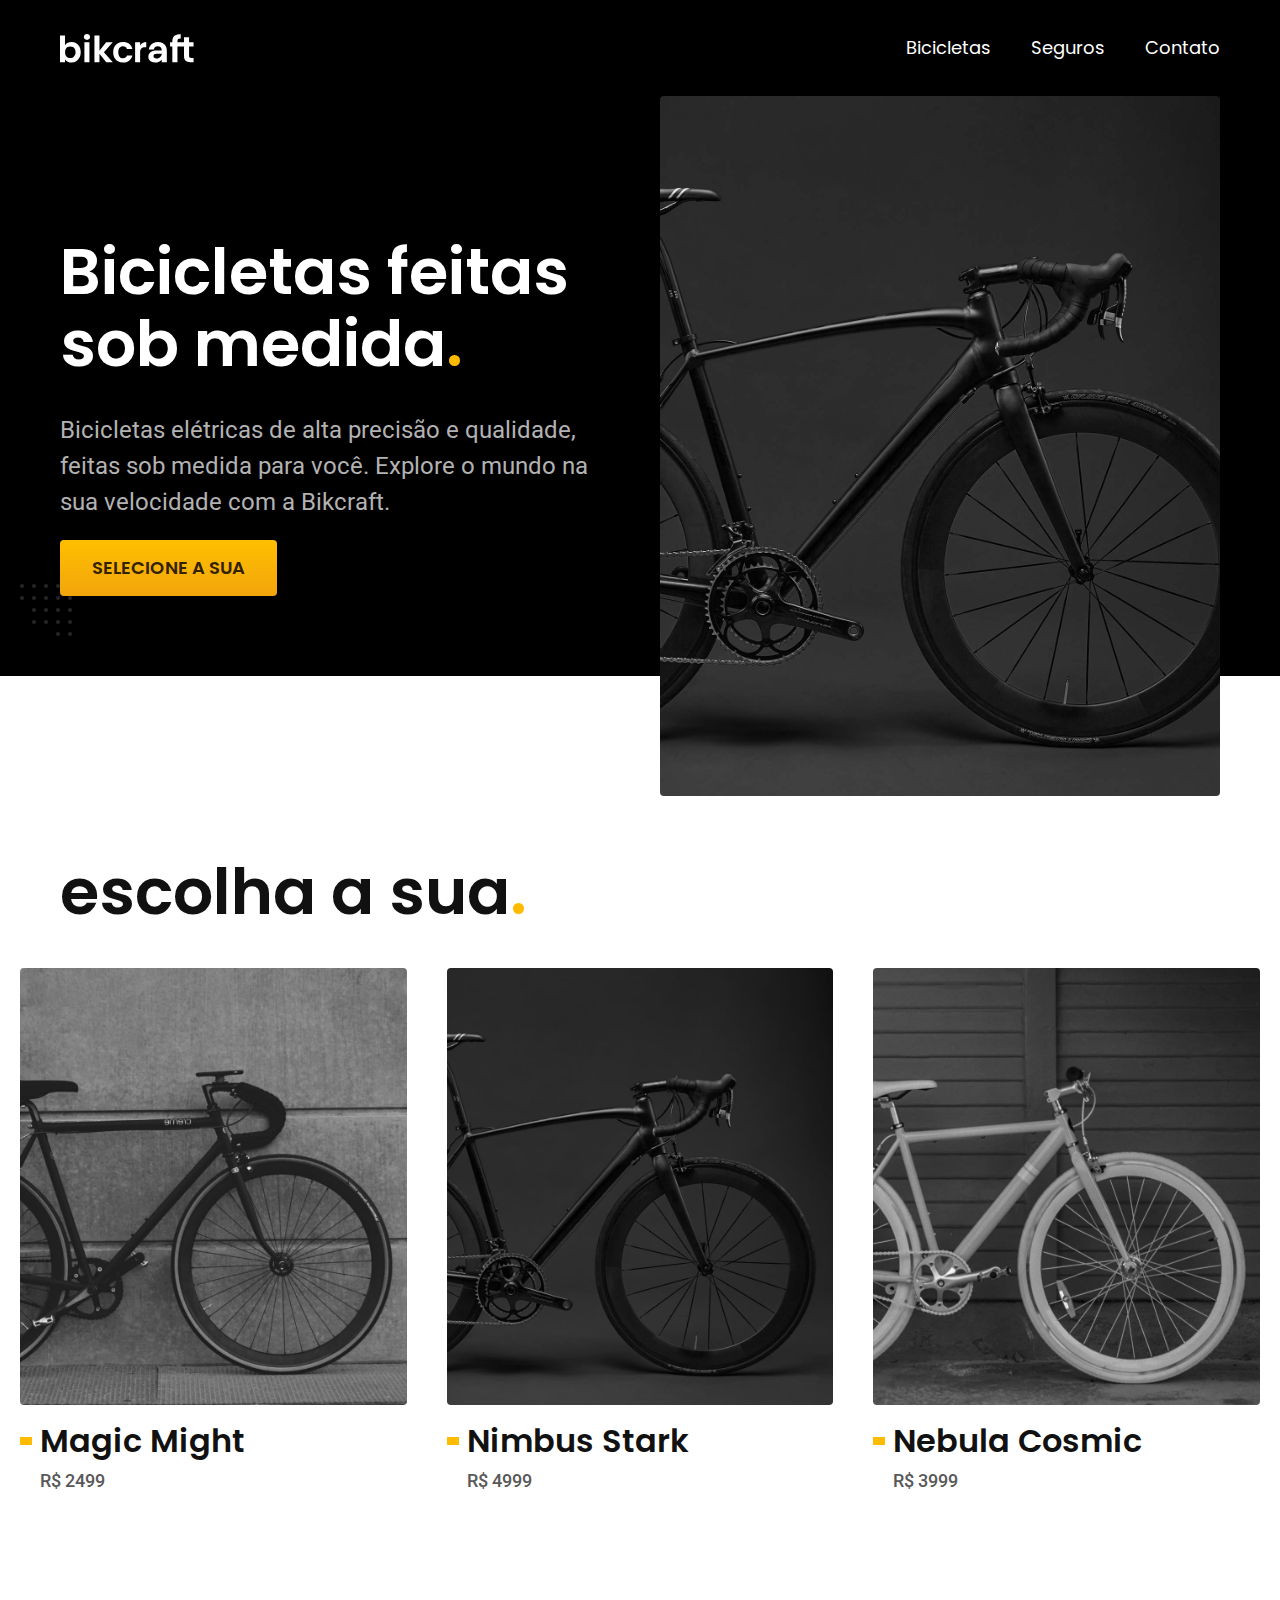
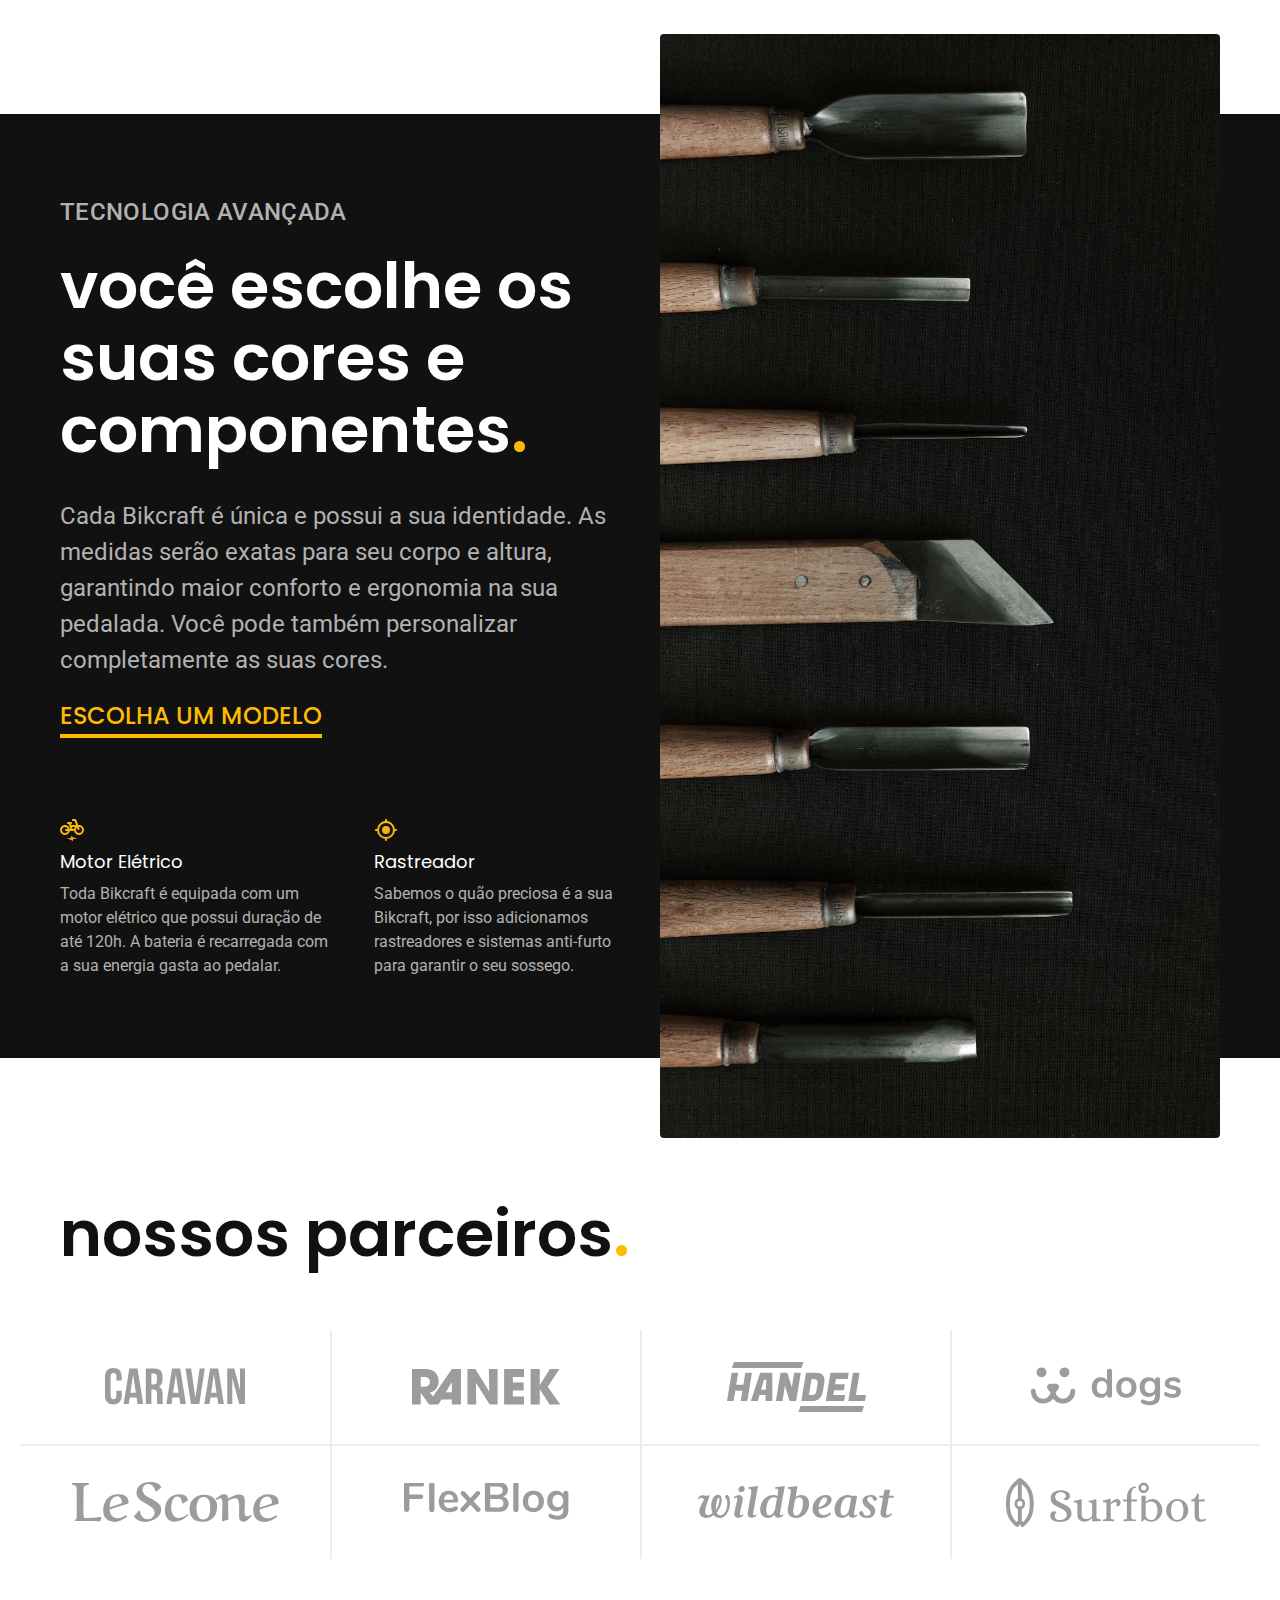
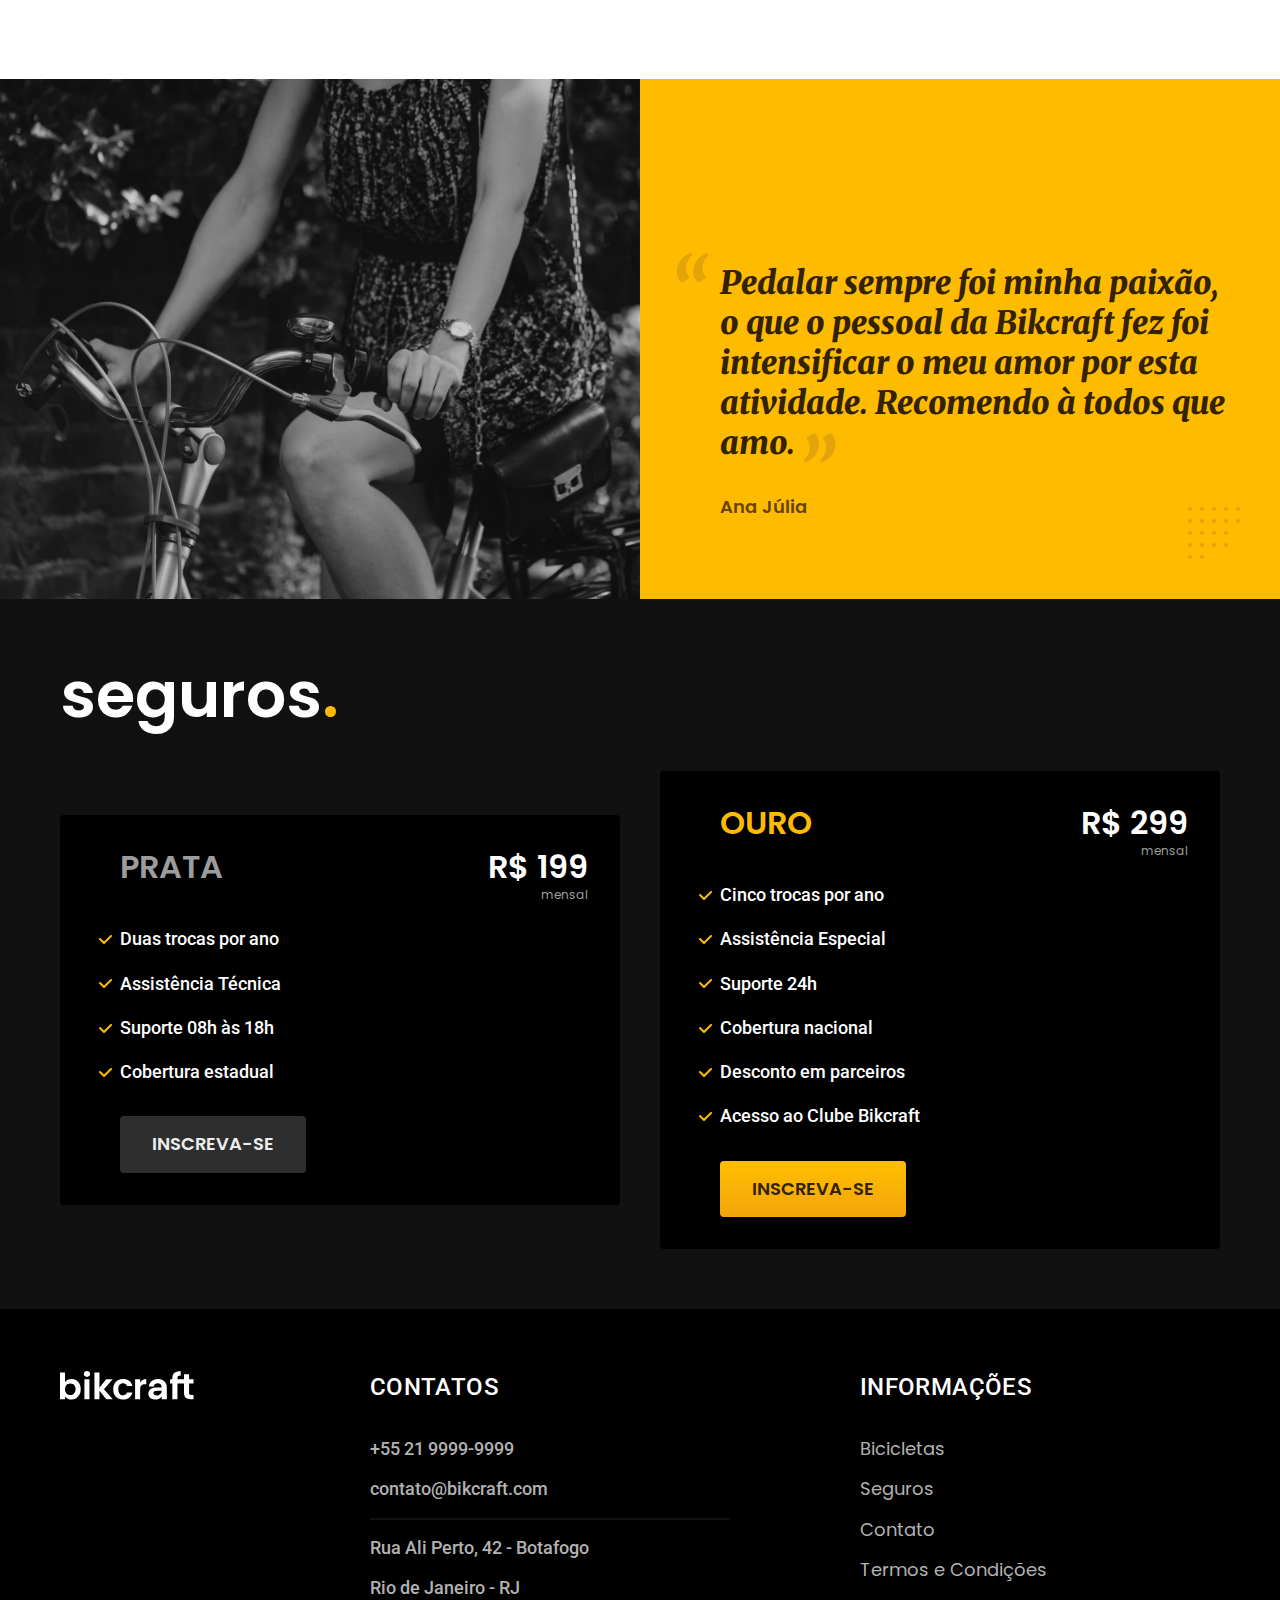
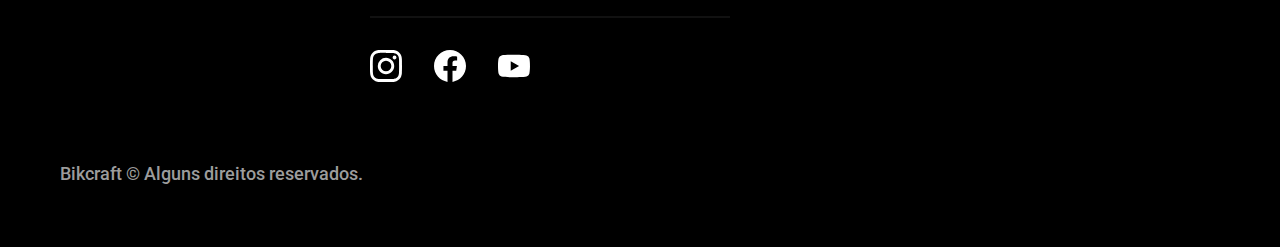
<file: index.html>
<!DOCTYPE html>
<html lang="pt-br">

<head>
  <meta charset="UTF-8">
  <meta name="viewport" content="width=device-width, initial-scale=1.0">

  <title>Bikcraft - Bicicletas Elétricas</title>
  <meta name="description" content="Bicicletas elétricas de alta precisão e qualidade, feitas sob medida para o cliente. Explore o mundo na sua velocidade com a Bikcraft.">

  <link rel="icon" href="./favicon.svg" type="image/svg+xml">
  <link rel="preload" href="./css/style.min.css" as="style">
  <link rel="stylesheet" href="./css/style.min.css">

  <link rel="preconnect" href="https://fonts.googleapis.com">
  <link rel="preconnect" href="https://fonts.gstatic.com" crossorigin>
  <link href="https://fonts.googleapis.com/css2?family=Merriweather:ital,wght@1,900&family=Poppins:wght@400;600&family=Roboto:wght@400;500&display=swap" rel="stylesheet">

  <script>document.documentElement.classList.add("js");</script>
</head>

<body>
  <header class="header-bg">
    <div class="header container">
      <a href="./">
        <img src="./img/bikcraft.svg" width="136" height="32" alt="Bikcraft">
      </a>
      <nav aria-label="primaria">
        <ul class="header-menu font-1-m cor-0">
          <li><a href="./bicicletas.html">Bicicletas</a></li>
          <li><a href="./seguros.html">Seguros</a></li>
          <li><a href="./contato.html">Contato</a></li>
        </ul>
      </nav>
    </div>
  </header>

  <main class="introducao-bg">
    <div class="introducao container">
      <div class="introducao-conteudo">
        <h1 class="font-1-xxl cor-0 fadeInDown" data-anime="200">Bicicletas feitas sob medida<span class="cor-p1">.</span></h1>
        <p class="font-2-l cor-5 fadeInDown" data-anime="400">Bicicletas elétricas de alta precisão e qualidade, feitas sob medida para você. Explore o mundo na sua velocidade com a Bikcraft.</p>
        <a class="botao fadeInDown" data-anime="600" href="./bicicletas.html">Selecione a sua</a>
      </div>
      <picture data-anime="800" class="fadeInDown">
        <source media="(max-width:800px)" srcset="./img/bicicletas/nimbus.jpg">
        <img src="./img/fotos/introducao.jpg" width="1280" height="1600" alt="Bicicleta elétrica preta.">
      </picture>
    </div>
  </main>

  <article class="bicicletas-lista">
    <h2 class="container font-1-xxl">escolha a sua<span class="cor-p1">.</span></h2>

    <ul>
      <li>
        <a href="./bicicletas/magic.html">
          <img src="./img/bicicletas/magic-home.jpg" width="920" height="1040" alt="Bicicleta preta">
          <h3 class="font-1-xl">Magic Might</h3>
          <span class="font-2-m cor-8">R$ 2499</span>
        </a>
      </li>
      <li>
        <a href="./bicicletas/nimbus.html">
          <img src="./img/bicicletas/nimbus-home.jpg" width="920" height="1040" alt="Bicicleta preta">
          <h3 class="font-1-xl">Nimbus Stark</h3>
          <span class="font-2-m cor-8">R$ 4999</span>
        </a>
      </li>
      <li>
        <a href="./bicicletas/nebula.html">
          <img src="./img/bicicletas/nebula-home.jpg" width="920" height="1040" alt="Bicicleta preta">
          <h3 class="font-1-xl">Nebula Cosmic</h3>
          <span class="font-2-m cor-8">R$ 3999</span>
        </a>
      </li>
    </ul>
  </article>

  <article class="tecnologia-bg">
    <div class="tecnologia container">
      <div class="tecnologia-conteudo">
        <span class="font-2-l-b cor-5">Tecnologia Avançada</span>
        <h2 class="font-1-xxl cor-0">você escolhe os suas cores e componentes<span class="cor-p1">.</span></h2>
        <p class="font-2-l cor-5">
          Cada Bikcraft é única e possui a sua identidade. As medidas serão exatas para seu corpo e altura, garantindo maior conforto e ergonomia na sua pedalada. Você pode também personalizar completamente as suas cores.
        </p>
        <a class="link" href="./bicicletas.html">Escolha um modelo</a>
        <div class="tecnologia-vantagens">
          <div>
            <img src="./img/icones/eletrica.svg" width="32" height="32" alt="">
            <h3 class="font-1-m cor-0">Motor Elétrico</h3>
            <p class="font-2-s cor-5">Toda Bikcraft é equipada com um motor elétrico que possui duração de até 120h. A bateria é recarregada com a sua energia gasta ao pedalar.</p>
          </div>
          <div>
            <img src="./img/icones/rastreador.svg" width="32" height="32" alt="">
            <h3 class="font-1-m cor-0">Rastreador</h3>
            <p class="font-2-s cor-5">Sabemos o quão preciosa é a sua Bikcraft, por isso adicionamos rastreadores e sistemas anti-furto para garantir o seu sossego.</p>
          </div>
        </div>
      </div>
      <div class="tecnologia-imagem">
        <img src="./img/fotos/tecnologia.jpg" width="1200" height="1920" alt="">
      </div>
    </div>
  </article>

  <section class="parceiros" aria-label="Nossos Parceiros">
    <h2 class=" container font-1-xxl cor-11">nossos parceiros<span class="cor-p1">.</span></h2>
    <ul>
      <li><img src="./img/parceiros/caravan.svg" width="140" height="38" alt="caravan"></li>
      <li><img src="./img/parceiros/ranek.svg" width="149" height="36" alt="ranek"></li>
      <li><img src="./img/parceiros/handel.svg" width="139" height="50" alt="handel"></li>
      <li><img src="./img/parceiros/dogs.svg" width="152" height="39" alt="dogs"></li>
      <li><img src="./img/parceiros/lescone.svg" width="208" height="41" alt="lescone"></li>
      <li><img src="./img/parceiros/flexblog.svg" width="165" height="38" alt="flexblog"></li>
      <li><img src="./img/parceiros/wildbeast.svg" width="196" height="34" alt="wildbeast"></li>
      <li><img src="./img/parceiros/surfbot.svg" width="200" height="49" alt="surfbot"></li>
    </ul>
  </section>

  <section class="depoimento" aria-label="Depoimento">
    <div>
      <img src="./img/fotos/depoimento.jpg" width="1560" height="1360" alt="Pessoa pedalando uma bicicleta Bikcraft">
    </div>
    <div class="depoimento-conteudo">
      <blockquote class="font-1-xl cor-p5">
        <p>Pedalar sempre foi minha paixão, o que o pessoal da Bikcraft fez foi intensificar o meu amor por esta atividade. Recomendo à todos que amo.</p>
      </blockquote>
      <span class="font-1-m-b cor-p4">Ana Júlia</span>
    </div>
  </section>

  <article class="seguros-bg">
    <div class="seguros container">
      <h2 class="font-1-xxl cor-0">seguros<span class="cor-p1">.</span></h2>
      <div class="seguros-item">
        <h3 class="font-1-xl cor-6">PRATA</h3>
        <span class="font-1-xl cor-0">R$ 199 <span class="font-1-xs cor-6">mensal</span></span>
        <ul class="font-2-m cor-0">
          <li>Duas trocas por ano</li>
          <li>Assistência Técnica</li>
          <li>Suporte 08h às 18h</li>
          <li>Cobertura estadual</li>
        </ul>
        <a class="botao secundario" href="./orcamento.html?tipo=seguro&produto=prata">Inscreva-se</a>
      </div>

      <div class="seguros-item">
        <h3 class="font-1-xl cor-p1">OURO</h3>
        <span class="font-1-xl cor-0">R$ 299 <span class="font-1-xs cor-6">mensal</span></span>
        <ul class="font-2-m cor-0">
          <li>Cinco trocas por ano</li>
          <li>Assistência Especial</li>
          <li>Suporte 24h</li>
          <li>Cobertura nacional</li>
          <li>Desconto em parceiros</li>
          <li>Acesso ao Clube Bikcraft</li>
        </ul>
        <a class="botao" href="./orcamento.html?tipo=seguro&produto=ouro">Inscreva-se</a>
      </div>
    </div>
  </article>

  <footer class="footer-bg">
    <div class="footer container">
      <img src="./img/bikcraft.svg" width="136" height="32" alt="Bikcraft">
      <div class="footer-contato">
        <h3 class="font-2-l-b cor-0">Contatos</h3>
        <ul class="font-2-m cor-5">
          <li><a href="tel:+552199999999">+55 21 9999-9999</a></li>
          <li><a href="mailto:contato@bikcraft.com">contato@bikcraft.com</a></li>
          <li>Rua Ali Perto, 42 - Botafogo</li>
          <li>Rio de Janeiro - RJ</li>
        </ul>
        <div class="footer-redes">
          <a href="./">
            <img src="./img/redes/instagram.svg" width="32" height="32" alt="">
          </a>
          <a href="./">
            <img src="./img/redes/facebook.svg" width="32" height="32" alt="">
          </a>
          <a href="./">
            <img src="./img/redes/youtube.svg" width="32" height="32" alt="">
          </a>
        </div>
      </div>
      <div class="footer-informacoes">
        <h3 class="font-2-l-b cor-0">Informações</h3>
        <nav>
          <ul class="font-1-m cor-5">
            <li><a href="./bicicletas.html">Bicicletas</a></li>
            <li><a href="./seguros.html">Seguros</a></li>
            <li><a href="./contato.html">Contato</a></li>
            <li><a href="./termos.html">Termos e Condições</a></li>
          </ul>
        </nav>
      </div>
      <p class="footer-copy font-2-m cor-6">Bikcraft © Alguns direitos reservados.</p>
    </div>
  </footer>
  <script src="./js/plugins/simple-anime.js"></script>
  <script src="./js/script.js"></script>
</body>

</html>
</file>
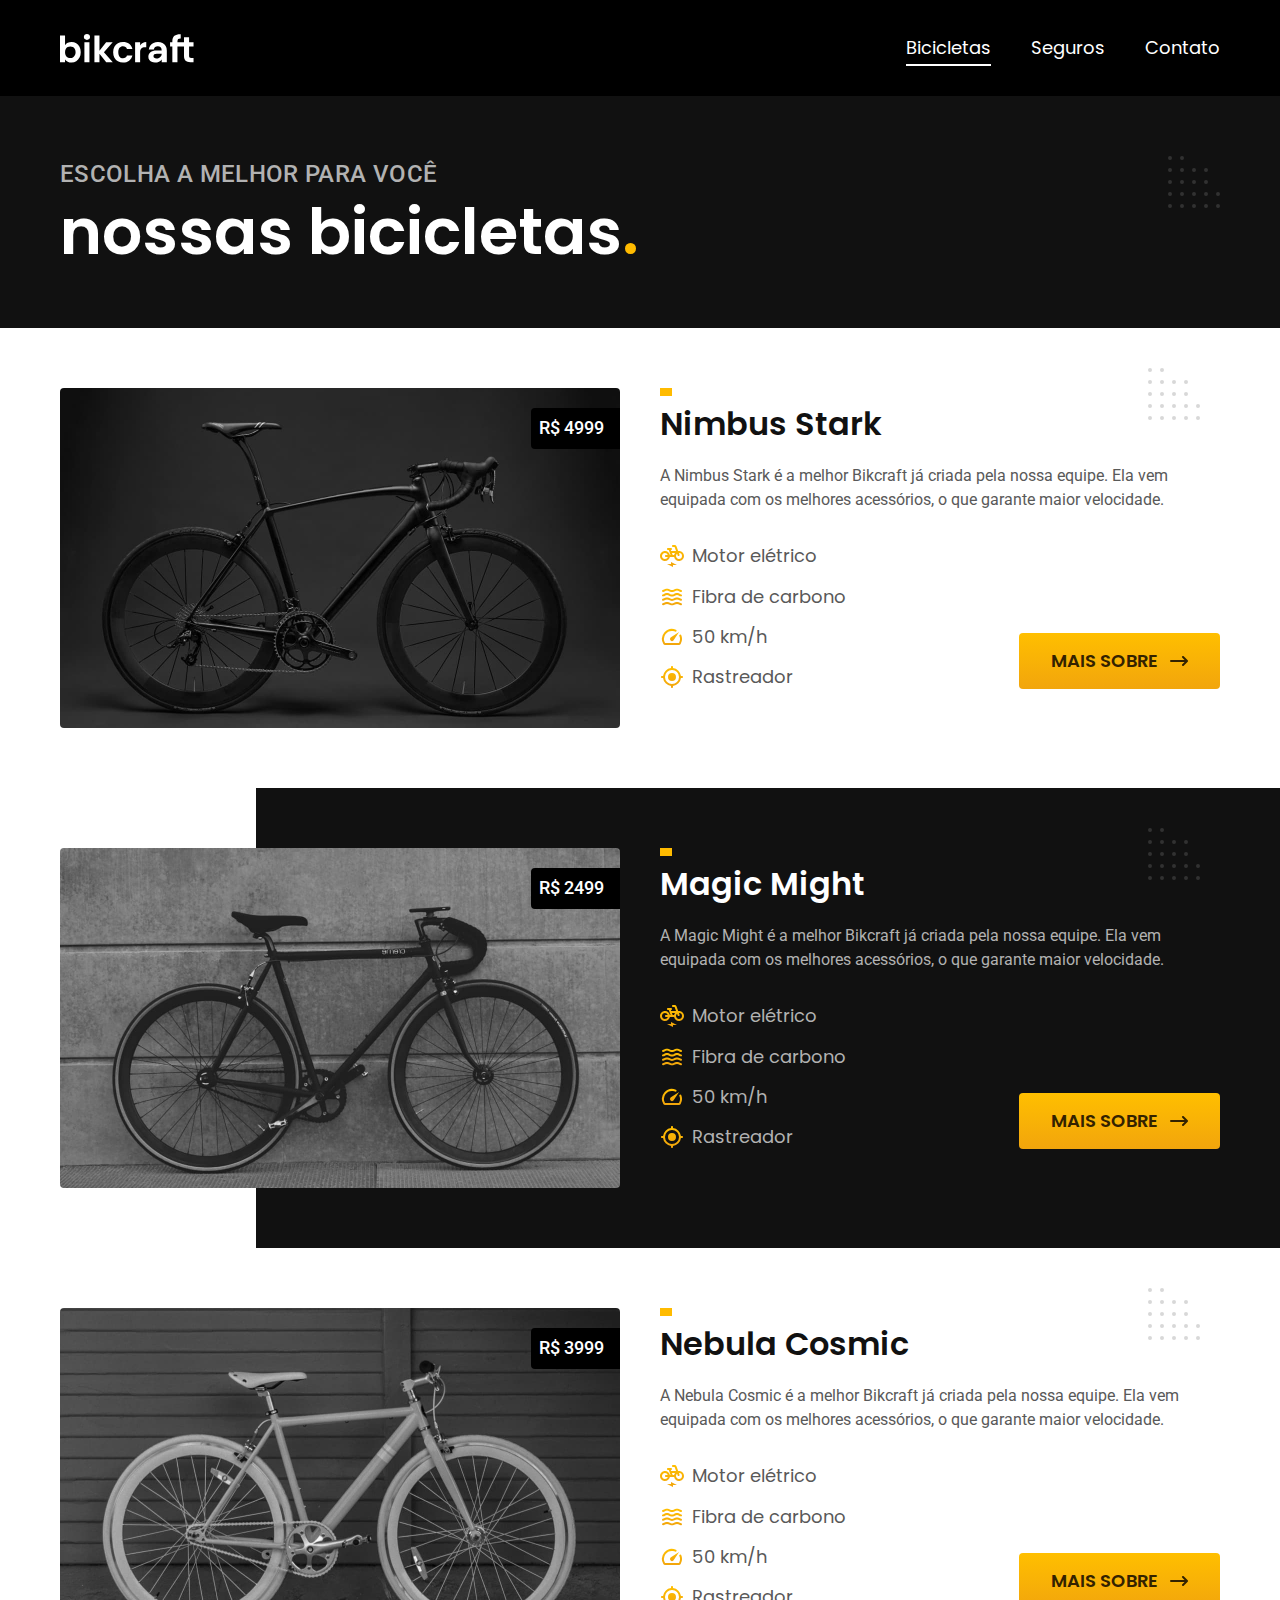
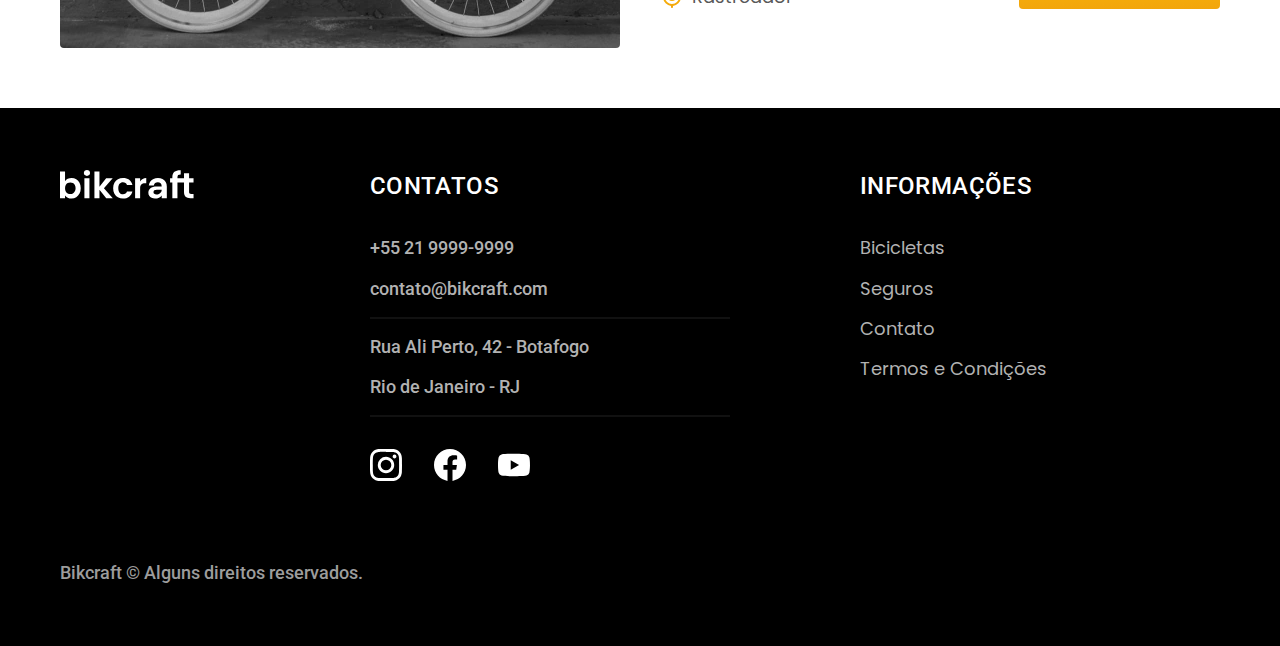
<file: bicicletas.html>
<!DOCTYPE html>
<html lang="pt-br">

<head>
  <meta charset="UTF-8">
  <meta name="viewport" content="width=device-width, initial-scale=1.0">

  <title>Bicicletas | Bikcraft</title>
  <meta name="description" content="Bicicletas.">

  <link rel="icon" href="./favicon.svg" type="image/svg+xml">
  <link rel="preload" href="./css/style.min.css" as="style">
  <link rel="stylesheet" href="./css/style.min.css">

  <link rel="preconnect" href="https://fonts.googleapis.com">
  <link rel="preconnect" href="https://fonts.gstatic.com" crossorigin>
  <link href="https://fonts.googleapis.com/css2?family=Merriweather:ital,wght@1,900&family=Poppins:wght@400;600&family=Roboto:wght@400;500&display=swap" rel="stylesheet">
  <script>document.documentElement.classList.add("js");</script>
</head>

<body id="bicicletas">
  <header class="header-bg">
    <div class="header container">
      <a href="./">
        <img src="./img/bikcraft.svg" width="136" height="32" alt="Bikcraft">
      </a>
      <nav aria-label="primaria">
        <ul class="header-menu font-1-m cor-0">
          <li><a href="./bicicletas.html">Bicicletas</a></li>
          <li><a href="./seguros.html">Seguros</a></li>
          <li><a href="./contato.html">Contato</a></li>
        </ul>
      </nav>
    </div>
  </header>

  <main>
    <div class="titulo-bg">
      <div class="titulo container">
        <p class="font-2-l-b cor-5">Escolha a melhor para você</p>
        <h1 class="font-1-xxl cor-0">nossas bicicletas<span class="cor-p1">.</span></h1>
      </div>
    </div>

    <div class="bicicletas container">
      <div class="bicicletas-imagem">
        <img src="./img/bicicletas/nimbus.jpg" width="1120" height="680" alt="Bicicleta Preta">
        <span class="font-2-m cor-0">R$ 4999</span>
      </div>
      <div class="bicicletas-conteudo">
        <h2 class="font-1-xl">Nimbus Stark</h2>
        <p class="font-2-s cor-8">A Nimbus Stark é a melhor Bikcraft já criada pela nossa equipe. Ela vem equipada com os melhores acessórios, o que garante maior velocidade.</p>
        <ul class="font-1-m cor-8">
          <li>
            <img src="./img/icones/eletrica.svg" width="32" height="32" alt="">
            Motor elétrico
          </li>
          <li>
            <img src="./img/icones/carbono.svg" width="32" height="32" alt="">
            Fibra de carbono
          </li>
          <li>
            <img src="./img/icones/velocidade.svg" width="32" height="32" alt="">
            50 km/h
          </li>
          <li>
            <img src="./img/icones/rastreador.svg" width="32" height="32" alt="">
            Rastreador
          </li>
        </ul>
        <a class="botao seta" href="./bicicletas/nimbus.html">Mais Sobre</a>
      </div>
    </div>

    <div class="bicicletas-bg">
      <div class="bicicletas container">
        <div class="bicicletas-imagem">
          <img src="./img/bicicletas/magic.jpg" width="1120" height="680" alt="Bicicleta Preta">
          <span class="font-2-m cor-0">R$ 2499</span>
        </div>
        <div class="bicicletas-conteudo">
          <h2 class="font-1-xl cor-0">Magic Might</h2>
          <p class="font-2-s cor-5">A Magic Might é a melhor Bikcraft já criada pela nossa equipe. Ela vem equipada com os melhores acessórios, o que garante maior velocidade.</p>
          <ul class="font-1-m cor-5">
            <li>
              <img src="./img/icones/eletrica.svg" width="32" height="32" alt="">
              Motor elétrico
            </li>
            <li>
              <img src="./img/icones/carbono.svg" width="32" height="32" alt="">
              Fibra de carbono
            </li>
            <li>
              <img src="./img/icones/velocidade.svg" width="32" height="32" alt="">
              50 km/h
            </li>
            <li>
              <img src="./img/icones/rastreador.svg" width="32" height="32" alt="">
              Rastreador
            </li>
          </ul>
          <a class="botao seta" href="./bicicletas/magic.html">Mais Sobre</a>
        </div>
      </div>
    </div>

    <div class="bicicletas container">
      <div class="bicicletas-imagem">
        <img src="./img/bicicletas/nebula.jpg" width="1120" height="680" alt="Bicicleta Preta">
        <span class="font-2-m cor-0">R$ 3999</span>
      </div>
      <div class="bicicletas-conteudo">
        <h2 class="font-1-xl">Nebula Cosmic</h2>
        <p class="font-2-s cor-8">A Nebula Cosmic é a melhor Bikcraft já criada pela nossa equipe. Ela vem equipada com os melhores acessórios, o que garante maior velocidade.</p>
        <ul class="font-1-m cor-8">
          <li>
            <img src="./img/icones/eletrica.svg" width="32" height="32" alt="">
            Motor elétrico
          </li>
          <li>
            <img src="./img/icones/carbono.svg" width="32" height="32" alt="">
            Fibra de carbono
          </li>
          <li>
            <img src="./img/icones/velocidade.svg" width="32" height="32" alt="">
            50 km/h
          </li>
          <li>
            <img src="./img/icones/rastreador.svg" width="32" height="32" alt="">
            Rastreador
          </li>
        </ul>
        <a class="botao seta" href="./bicicletas/nebula.html">Mais Sobre</a>
      </div>
    </div>

  </main>

  <footer class="footer-bg">
    <div class="footer container">
      <img src="./img/bikcraft.svg" width="136" height="32" alt="Bikcraft">
      <div class="footer-contato">
        <h3 class="font-2-l-b cor-0">Contatos</h3>
        <ul class="font-2-m cor-5">
          <li><a href="tel:+552199999999">+55 21 9999-9999</a></li>
          <li><a href="mailto:contato@bikcraft.com">contato@bikcraft.com</a></li>
          <li>Rua Ali Perto, 42 - Botafogo</li>
          <li>Rio de Janeiro - RJ</li>
        </ul>
        <div class="footer-redes">
          <a href="./">
            <img src="./img/redes/instagram.svg" width="32" height="32" alt="">
          </a>
          <a href="./">
            <img src="./img/redes/facebook.svg" width="32" height="32" alt="">
          </a>
          <a href="./">
            <img src="./img/redes/youtube.svg" width="32" height="32" alt="">
          </a>
        </div>
      </div>
      <div class="footer-informacoes">
        <h3 class="font-2-l-b cor-0">Informações</h3>
        <nav>
          <ul class="font-1-m cor-5">
            <li><a href="./bicicletas.html">Bicicletas</a></li>
            <li><a href="./seguros.html">Seguros</a></li>
            <li><a href="./contato.html">Contato</a></li>
            <li><a href="./termos.html">Termos e Condições</a></li>
          </ul>
        </nav>
      </div>
      <p class="footer-copy font-2-m cor-6">Bikcraft © Alguns direitos reservados.</p>
    </div>
  </footer>

  <script src="./js/script.js"></script>
</body>

</html>
</file>
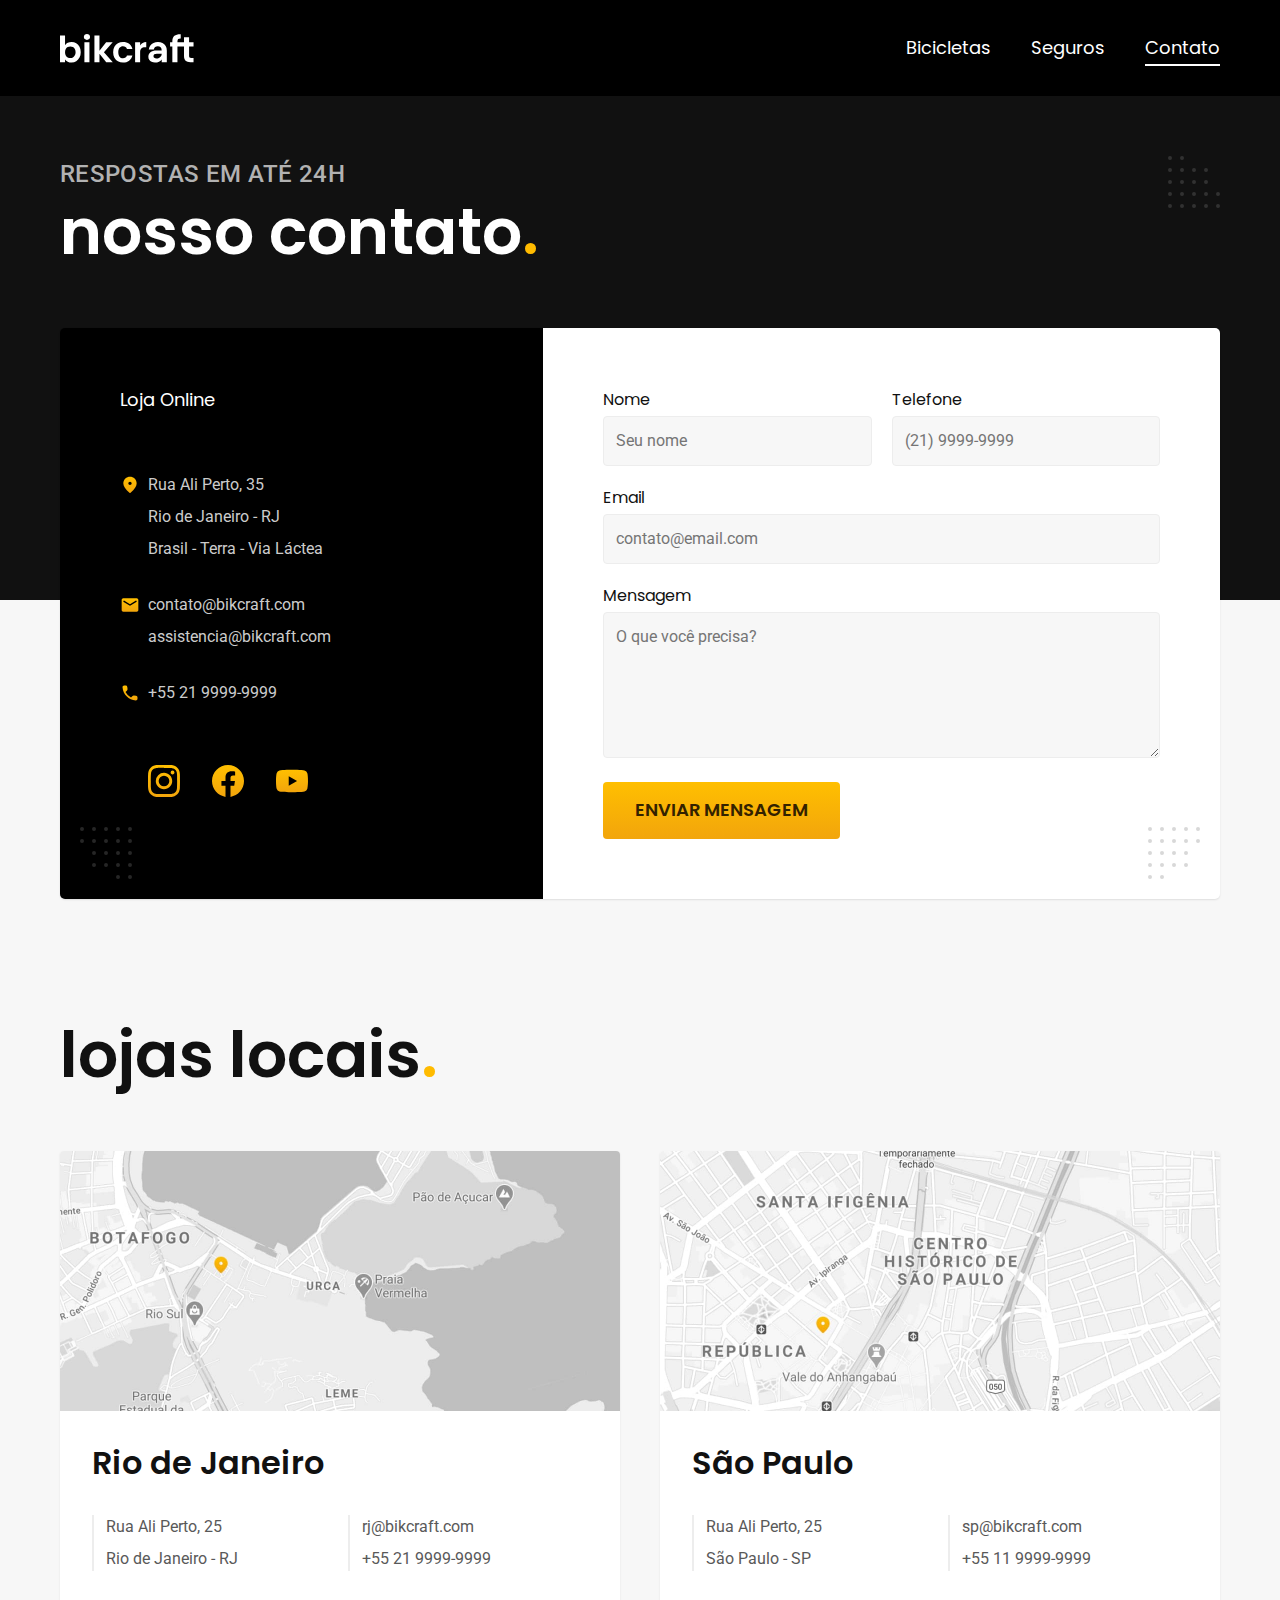
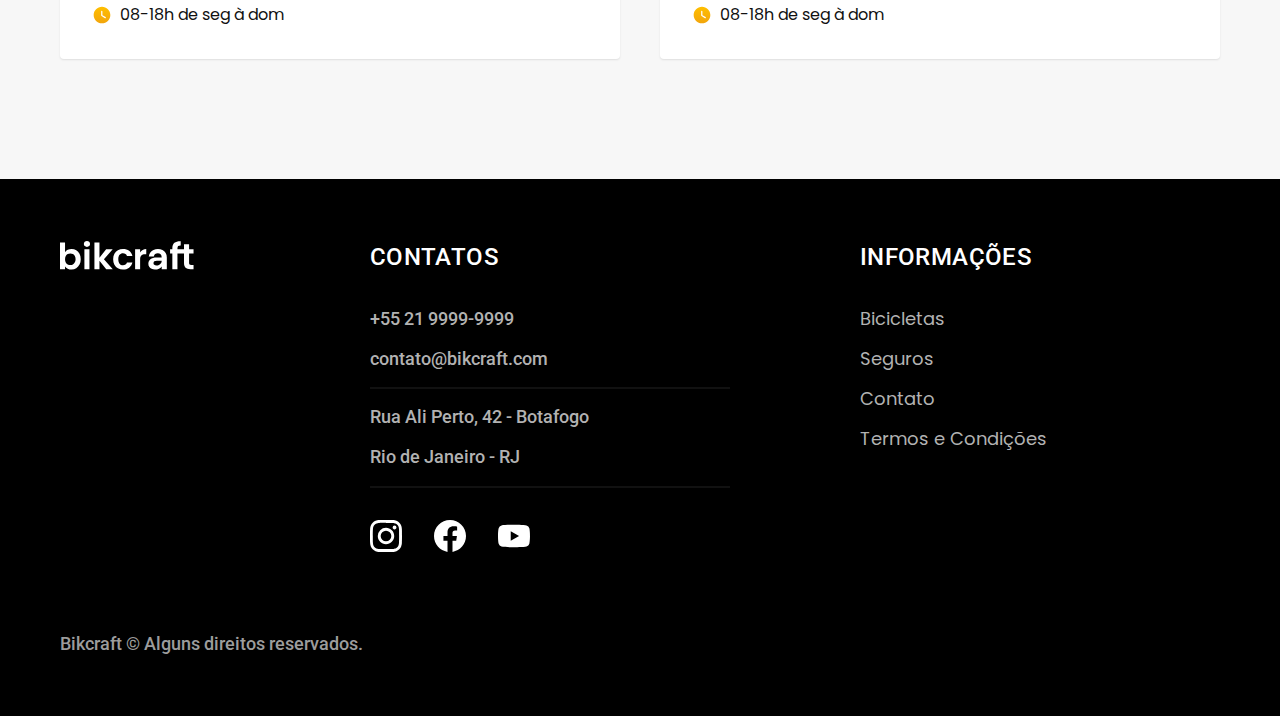
<file: contato.html>
<!DOCTYPE html>
<html lang="pt-br">

<head>
  <meta charset="UTF-8">
  <meta name="viewport" content="width=device-width, initial-scale=1.0">

  <title>Contato | Bikcraft</title>
  <meta name="description" content="Contato.">

  <link rel="icon" href="./favicon.svg" type="image/svg+xml">
  <link rel="preload" href="./css/style.min.css" as="style">
  <link rel="stylesheet" href="./css/style.min.css">

  <link rel="preconnect" href="https://fonts.googleapis.com">
  <link rel="preconnect" href="https://fonts.gstatic.com" crossorigin>
  <link href="https://fonts.googleapis.com/css2?family=Merriweather:ital,wght@1,900&family=Poppins:wght@400;600&family=Roboto:wght@400;500&display=swap" rel="stylesheet">
  <script>document.documentElement.classList.add("js");</script>
</head>

<body id="contato">
  <header class="header-bg">
    <div class="header container">
      <a href="./">
        <img src="./img/bikcraft.svg" width="136" height="32" alt="Bikcraft">
      </a>
      <nav aria-label="primaria">
        <ul class="header-menu font-1-m cor-0">
          <li><a href="./bicicletas.html">Bicicletas</a></li>
          <li><a href="./seguros.html">Seguros</a></li>
          <li><a href="./contato.html">Contato</a></li>
        </ul>
      </nav>
    </div>
  </header>

  <main>
    <div class="titulo-bg">
      <div class="titulo container">
        <p class="font-2-l-b cor-5">Respostas em até 24h</p>
        <h1 class="font-1-xxl cor-0">nosso contato<span class="cor-p1">.</span></h1>
      </div>
    </div>

    <div class="contato container">
      <section class="contato-dados" aria-label="Endereço">
        <h2 class="font-1-m cor-0">Loja Online</h2>
        <div class="contato-endereco font-2-s cor-4">
          <p>Rua Ali Perto, 35</p>
          <p>Rio de Janeiro - RJ</p>
          <p>Brasil - Terra - Via Láctea</p>
        </div>
        <address class="contato-meios font-2-s cor-4">
          <a href="mailto:contato@bikcraft.com">contato@bikcraft.com</a>
          <a href="mailto:assistencia@bikcraft.com">assistencia@bikcraft.com</a>
          <a href="tel:+552199999999">+55 21 9999-9999</a>
        </address>
        <div class="contato-redes">
          <a href="./">
            <img src="./img/redes/instagram-p.svg" width="32" height="32" alt="">
          </a>
          <a href="./">
            <img src="./img/redes/facebook-p.svg" width="32" height="32" alt="">
          </a>
          <a href="./">
            <img src="./img/redes/youtube-p.svg" width="32" height="32" alt="">
          </a>
        </div>
      </section>
      <section class="contato-formulario" aria-label="Formulário">
        <form class="form" action="./contato.html">
          <div>
            <label for="nome">Nome</label>
            <input type="text" id="nome" name="nome" placeholder="Seu nome">
          </div>
          <div>
            <label for="telefone">Telefone</label>
            <input type="text" id="telefone" name="telefone" placeholder="(21) 9999-9999">
          </div>
          <div class="col-2">
            <label for="email">Email</label>
            <input type="email" id="email" name="email" placeholder="contato@email.com">
          </div>
          <div class="col-2">
            <label for="mensagem">Mensagem</label>
            <textarea rows="5" id="mensagem" name="mensagem" placeholder="O que você precisa?"></textarea>
          </div>
          <button class="botao col-2">Enviar Mensagem</button>
        </form>
      </section>
    </div>
  </main>

  <article class="lojas container">
    <h2 class="font-1-xxl ">lojas locais<span class="cor-p1">.</span></h2>

    <div class="lojas-item">
      <img src="./img/lojas/rj.jpg" width="1120" height="520" alt="mapa marcando o endereço em Rua Ali Perto, 25 - Rio de Janeiro - RJ">
      <div class="lojas-conteudo">
        <h3 class="font-1-xl">Rio de Janeiro</h3>
        <div class="lojas-dados font-2-s cor-8">
          <p>Rua Ali Perto, 25</p>
          <p>Rio de Janeiro - RJ</p>
        </div>
        <div class="lojas-dados font-2-s cor-8">
          <a href="mailto:rj@bikcraft.com">rj@bikcraft.com</a>
          <a href="tel:+552199999999">+55 21 9999-9999</a>
        </div>
        <p class="lojas-tempo font-1-s"><img src="./img/icones/horario.svg" width="20" height="20" alt="">08-18h de seg à dom</p>
      </div>
    </div>

    <div class="lojas-item">
      <img src="./img/lojas/sp.jpg" width="1120" height="520" alt="mapa marcando o endereço em Rua Ali Perto, 25 - São Paulo - SP">
      <div class="lojas-conteudo">
        <h3 class="font-1-xl">São Paulo</h3>
        <div class="lojas-dados font-2-s cor-8">
          <p>Rua Ali Perto, 25</p>
          <p>São Paulo - SP</p>
        </div>
        <div class="lojas-dados font-2-s cor-8">
          <a href="mailto:sp@bikcraft.com">sp@bikcraft.com</a>
          <a href="tel:+552199999999">+55 11 9999-9999</a>
        </div>
        <p class="lojas-tempo font-1-s"><img src="./img/icones/horario.svg" width="20" height="20" alt="">08-18h de seg à dom</p>
      </div>
    </div>

  </article>

  <footer class="footer-bg">
    <div class="footer container">
      <img src="./img/bikcraft.svg" width="136" height="32" alt="Bikcraft">
      <div class="footer-contato">
        <h3 class="font-2-l-b cor-0">Contatos</h3>
        <ul class="font-2-m cor-5">
          <li><a href="tel:+552199999999">+55 21 9999-9999</a></li>
          <li><a href="mailto:contato@bikcraft.com">contato@bikcraft.com</a></li>
          <li>Rua Ali Perto, 42 - Botafogo</li>
          <li>Rio de Janeiro - RJ</li>
        </ul>
        <div class="footer-redes">
          <a href="./">
            <img src="./img/redes/instagram.svg" width="32" height="32" alt="">
          </a>
          <a href="./">
            <img src="./img/redes/facebook.svg" width="32" height="32" alt="">
          </a>
          <a href="./">
            <img src="./img/redes/youtube.svg" width="32" height="32" alt="">
          </a>
        </div>
      </div>
      <div class="footer-informacoes">
        <h3 class="font-2-l-b cor-0">Informações</h3>
        <nav>
          <ul class="font-1-m cor-5">
            <li><a href="./bicicletas.html">Bicicletas</a></li>
            <li><a href="./seguros.html">Seguros</a></li>
            <li><a href="./contato.html">Contato</a></li>
            <li><a href="./termos.html">Termos e Condições</a></li>
          </ul>
        </nav>
      </div>
      <p class="footer-copy font-2-m cor-6">Bikcraft © Alguns direitos reservados.</p>
    </div>
  </footer>

  <script src="./js/script.js"></script>
</body>

</html>
</file>
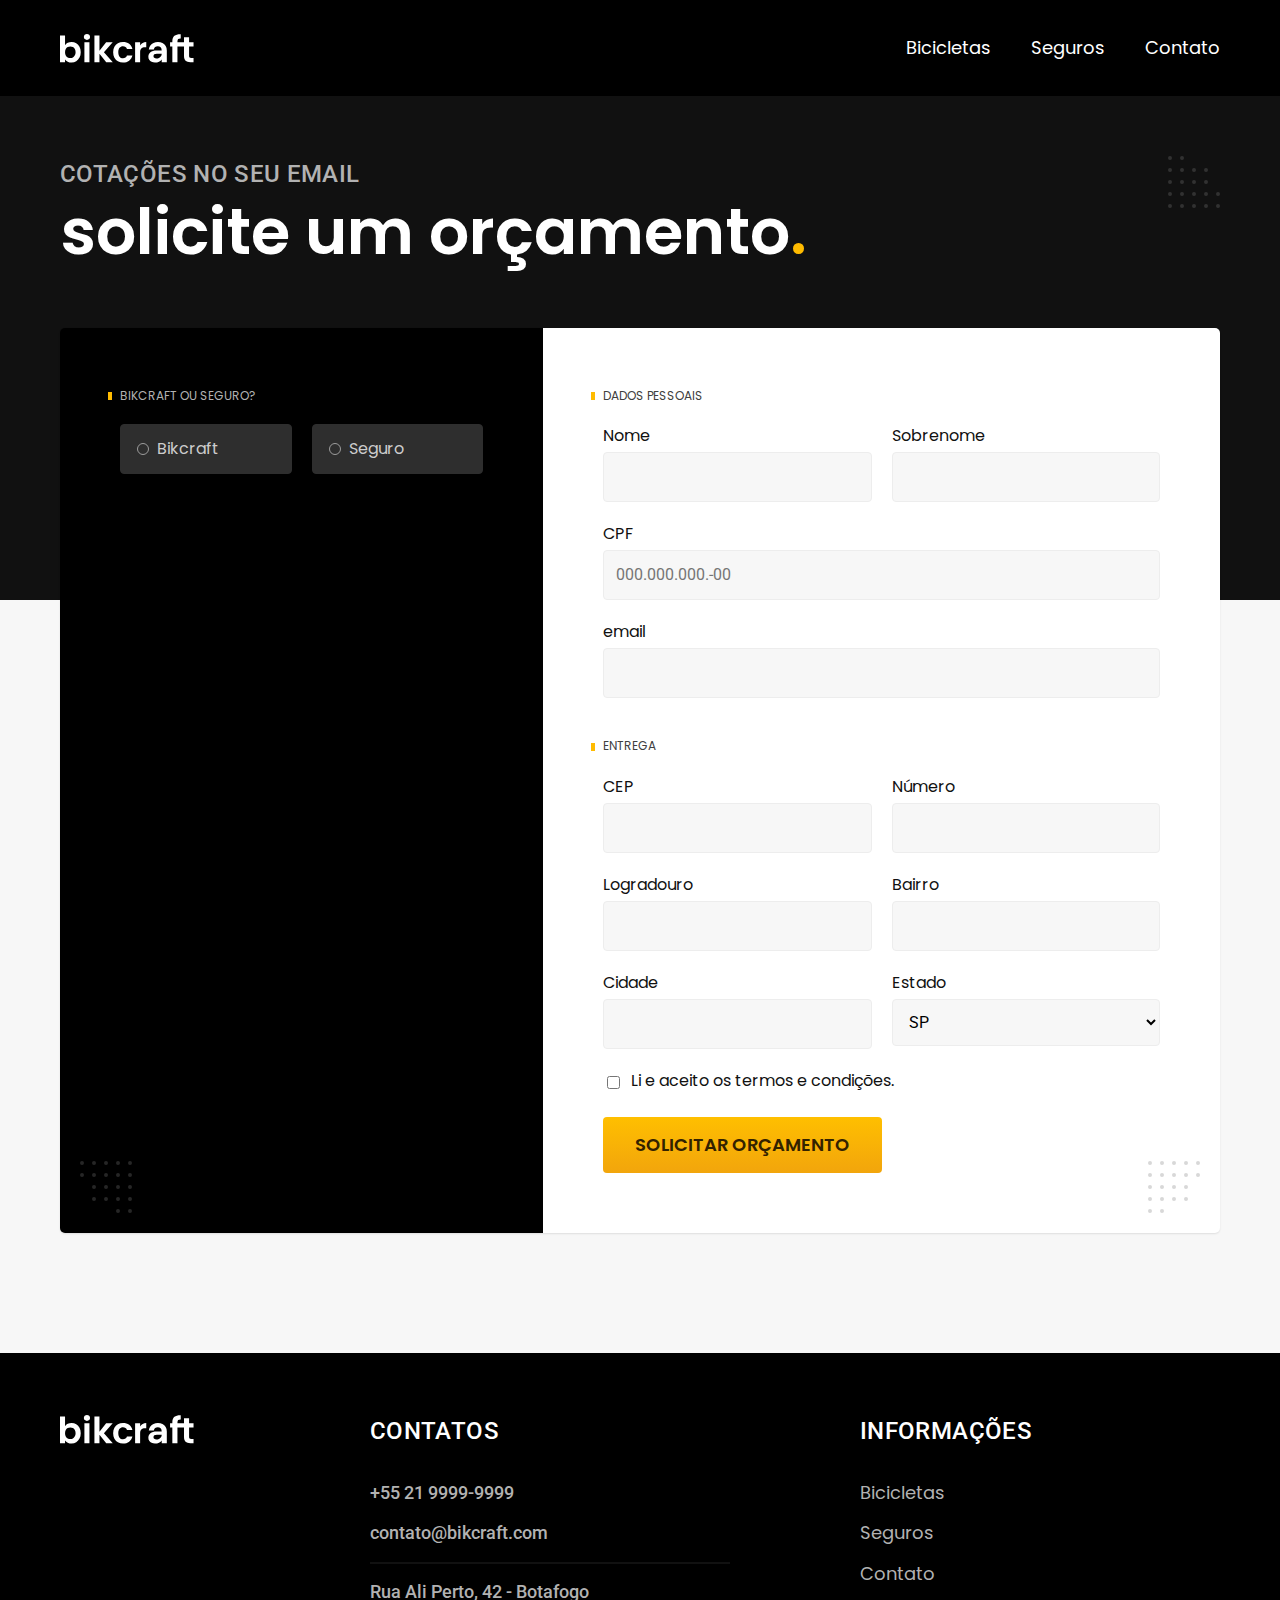
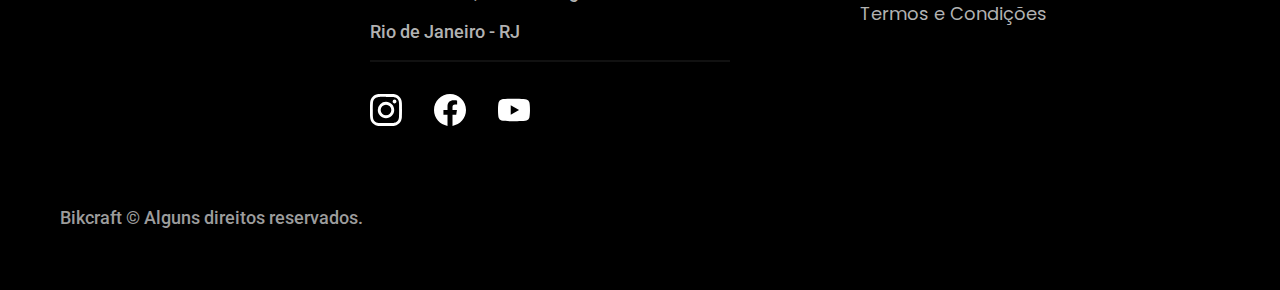
<file: orcamento.html>
<!DOCTYPE html>
<html lang="pt-br">

<head>
  <meta charset="UTF-8">
  <meta name="viewport" content="width=device-width, initial-scale=1.0">

  <title>Orçamento | Bikcraft</title>
  <meta name="description" content="Orçamento.">

  <link rel="icon" href="./favicon.svg" type="image/svg+xml">
  <link rel="preload" href="./css/style.min.css" as="style">
  <link rel="stylesheet" href="./css/style.min.css">

  <link rel="preconnect" href="https://fonts.googleapis.com">
  <link rel="preconnect" href="https://fonts.gstatic.com" crossorigin>
  <link href="https://fonts.googleapis.com/css2?family=Merriweather:ital,wght@1,900&family=Poppins:wght@400;600&family=Roboto:wght@400;500&display=swap" rel="stylesheet">
  <script>document.documentElement.classList.add("js");</script>
</head>

<body id="orcamento">
  <header class="header-bg">
    <div class="header container">
      <a href="./">
        <img src="./img/bikcraft.svg" width="136" height="32" alt="Bikcraft">
      </a>
      <nav aria-label="primaria">
        <ul class="header-menu font-1-m cor-0">
          <li><a href="./bicicletas.html">Bicicletas</a></li>
          <li><a href="./seguros.html">Seguros</a></li>
          <li><a href="./contato.html">Contato</a></li>
        </ul>
      </nav>
    </div>
  </header>

  <main>
    <div class="titulo-bg">
      <div class="titulo container">
        <p class="font-2-l-b cor-5">Cotações no seu email</p>
        <h1 class="font-1-xxl cor-0">solicite um orçamento<span class="cor-p1">.</span></h1>
      </div>
    </div>

    <form class="orcamento container" action="./">
      <div class="orcamento-produto">
        <h2 class="font-1-xs cor-5">Bikcraft ou Seguro?</h2>

        <input type="radio" name="tipo" value="bikcraft" id="bikcraft">
        <label for="bikcraft">Bikcraft</label>

        <input type="radio" name="tipo" value="seguro" id="seguro">
        <label for="seguro">Seguro</label>

        <div class="orcamento-conteudo" id="orcamento-bikcraft">
          <h2 class="font-1-xs cor-5">Escolha a sua</h2>

          <input type="radio" name="produto" value="nimbus" id="nimbus">
          <label for="nimbus">Nimbus Stark <span>R$ 4999</span></label>
          <div class="orcamento-detalhes">
            <ul class="font-1-xs cor-8">
              <li><img src="./img/icones/eletrica.svg" width="32" height="32" alt=""> Motor Elétrico</li>
              <li><img src="./img/icones/carbono.svg" width="32" height="32" alt=""> Fibra de Carbono</li>
              <li><img src="./img/icones/velocidade.svg" width="32" height="32" alt=""> 50 km/h</li>
              <li><img src="./img/icones/rastreador.svg" width="32" height="32" alt=""> Rastreador</li>
            </ul>
            <img src="./img/bicicletas/nimbus.jpg" width="1120" height="680" alt="Bicicleta preta">
          </div>

          <input type="radio" name="produto" value="magic" id="magic">
          <label for="magic">Magic Might <span>R$ 2499</span></label>
          <div class="orcamento-detalhes">
            <ul class="font-1-xs cor-8">
              <li><img src="./img/icones/eletrica.svg" width="32" height="32" alt=""> Motor Elétrico</li>
              <li><img src="./img/icones/carbono.svg" width="32" height="32" alt=""> Fibra de Carbono</li>
              <li><img src="./img/icones/velocidade.svg" width="32" height="32" alt=""> 45 km/h</li>
              <li><img src="./img/icones/rastreador.svg" width="32" height="32" alt=""> Rastreador</li>
            </ul>
            <img src="./img/bicicletas/magic.jpg" width="1120" height="680" alt="Bicicleta preta">
          </div>

          <input type="radio" name="produto" value="nebula" id="nebula">
          <label for="nebula">Nebula Cosmic <span>R$ 3999</span></label>
          <div class="orcamento-detalhes">
            <ul class="font-1-xs cor-8">
              <li><img src="./img/icones/eletrica.svg" width="32" height="32" alt=""> Motor Elétrico</li>
              <li><img src="./img/icones/carbono.svg" width="32" height="32" alt=""> Fibra de Carbono</li>
              <li><img src="./img/icones/velocidade.svg" width="32" height="32" alt=""> 40 km/h</li>
              <li><img src="./img/icones/rastreador.svg" width="32" height="32" alt=""> Rastreador</li>
            </ul>
            <img src="./img/bicicletas/nebula.jpg" width="1120" height="680" alt="Bicicleta branca">
          </div>

        </div>

        <div class="orcamento-conteudo" id="orcamento-seguro">
          <h2 class="font-1-xs cor-5">Escolha o plano</h2>

          <input type="radio" name="produto" value="prata" id="prata">
          <label for="prata">Prata <span>R$ 199</span></label>

          <input type="radio" name="produto" value="ouro" id="ouro">
          <label for="ouro">Ouro <span>R$ 299</span></label>

        </div>

      </div>
      <div class="orcamento-dados form">
        <h2 class="font-1-xs cor-9 col-2">dados pessoais</h2>
        <div>
          <label for="nome">Nome</label>
          <input type="text" id="nome" name="nome">
        </div>
        <div>
          <label for="sobrenome">Sobrenome</label>
          <input type="text" id="sobrenome" name="sobrenome">
        </div>
        <div class="col-2">
          <label for="cpf">CPF</label>
          <input type="text" id="cpf" name="cpf" placeholder="000.000.000.-00">
        </div>
        <div class="col-2">
          <label for="email">email</label>
          <input type="email" id="email" name="email">
        </div>

        <h2 class="font-1-xs cor-9 col-2">entrega</h2>

        <div>
          <label for="cep">CEP</label>
          <input type="text" id="cep" name="cep">
        </div>
        <div>
          <label for="numero">Número</label>
          <input type="text" id="numero" name="numero">
        </div>
        <div>
          <label for="logradouro">Logradouro</label>
          <input type="text" id="logradouro" name="logradouro">
        </div>
        <div>
          <label for="bairro">Bairro</label>
          <input type="text" id="bairro" name="bairro">
        </div>
        <div>
          <label for="cidade">Cidade</label>
          <input type="text" id="cidade" name="cidade">
        </div>
        <div>
          <label for="estado">Estado</label>
          <select name="estado" id="estado">
            <option value="SP">SP</option>
            <option value="RJ">RJ</option>
          </select>
        </div>
        <div class="col-2 termoscondicoes">
          <input type="checkbox" name="tercon" id="tercon">
          <label for="tercon">Li e aceito os termos e condições.</label>
        </div>
        <button class="botao col-2">Solicitar Orçamento</button>
      </div>
    </form>

  </main>

  <footer class="footer-bg">
    <div class="footer container">
      <img src="./img/bikcraft.svg" width="136" height="32" alt="Bikcraft">
      <div class="footer-contato">
        <h3 class="font-2-l-b cor-0">Contatos</h3>
        <ul class="font-2-m cor-5">
          <li><a href="tel:+552199999999">+55 21 9999-9999</a></li>
          <li><a href="mailto:contato@bikcraft.com">contato@bikcraft.com</a></li>
          <li>Rua Ali Perto, 42 - Botafogo</li>
          <li>Rio de Janeiro - RJ</li>
        </ul>
        <div class="footer-redes">
          <a href="./">
            <img src="./img/redes/instagram.svg" width="32" height="32" alt="">
          </a>
          <a href="./">
            <img src="./img/redes/facebook.svg" width="32" height="32" alt="">
          </a>
          <a href="./">
            <img src="./img/redes/youtube.svg" width="32" height="32" alt="">
          </a>
        </div>
      </div>
      <div class="footer-informacoes">
        <h3 class="font-2-l-b cor-0">Informações</h3>
        <nav>
          <ul class="font-1-m cor-5">
            <li><a href="./bicicletas.html">Bicicletas</a></li>
            <li><a href="./seguros.html">Seguros</a></li>
            <li><a href="./contato.html">Contato</a></li>
            <li><a href="./termos.html">Termos e Condições</a></li>
          </ul>
        </nav>
      </div>
      <p class="footer-copy font-2-m cor-6">Bikcraft © Alguns direitos reservados.</p>
    </div>
  </footer>

  <script src="./js/script.js"></script>
</body>

</html>
</file>
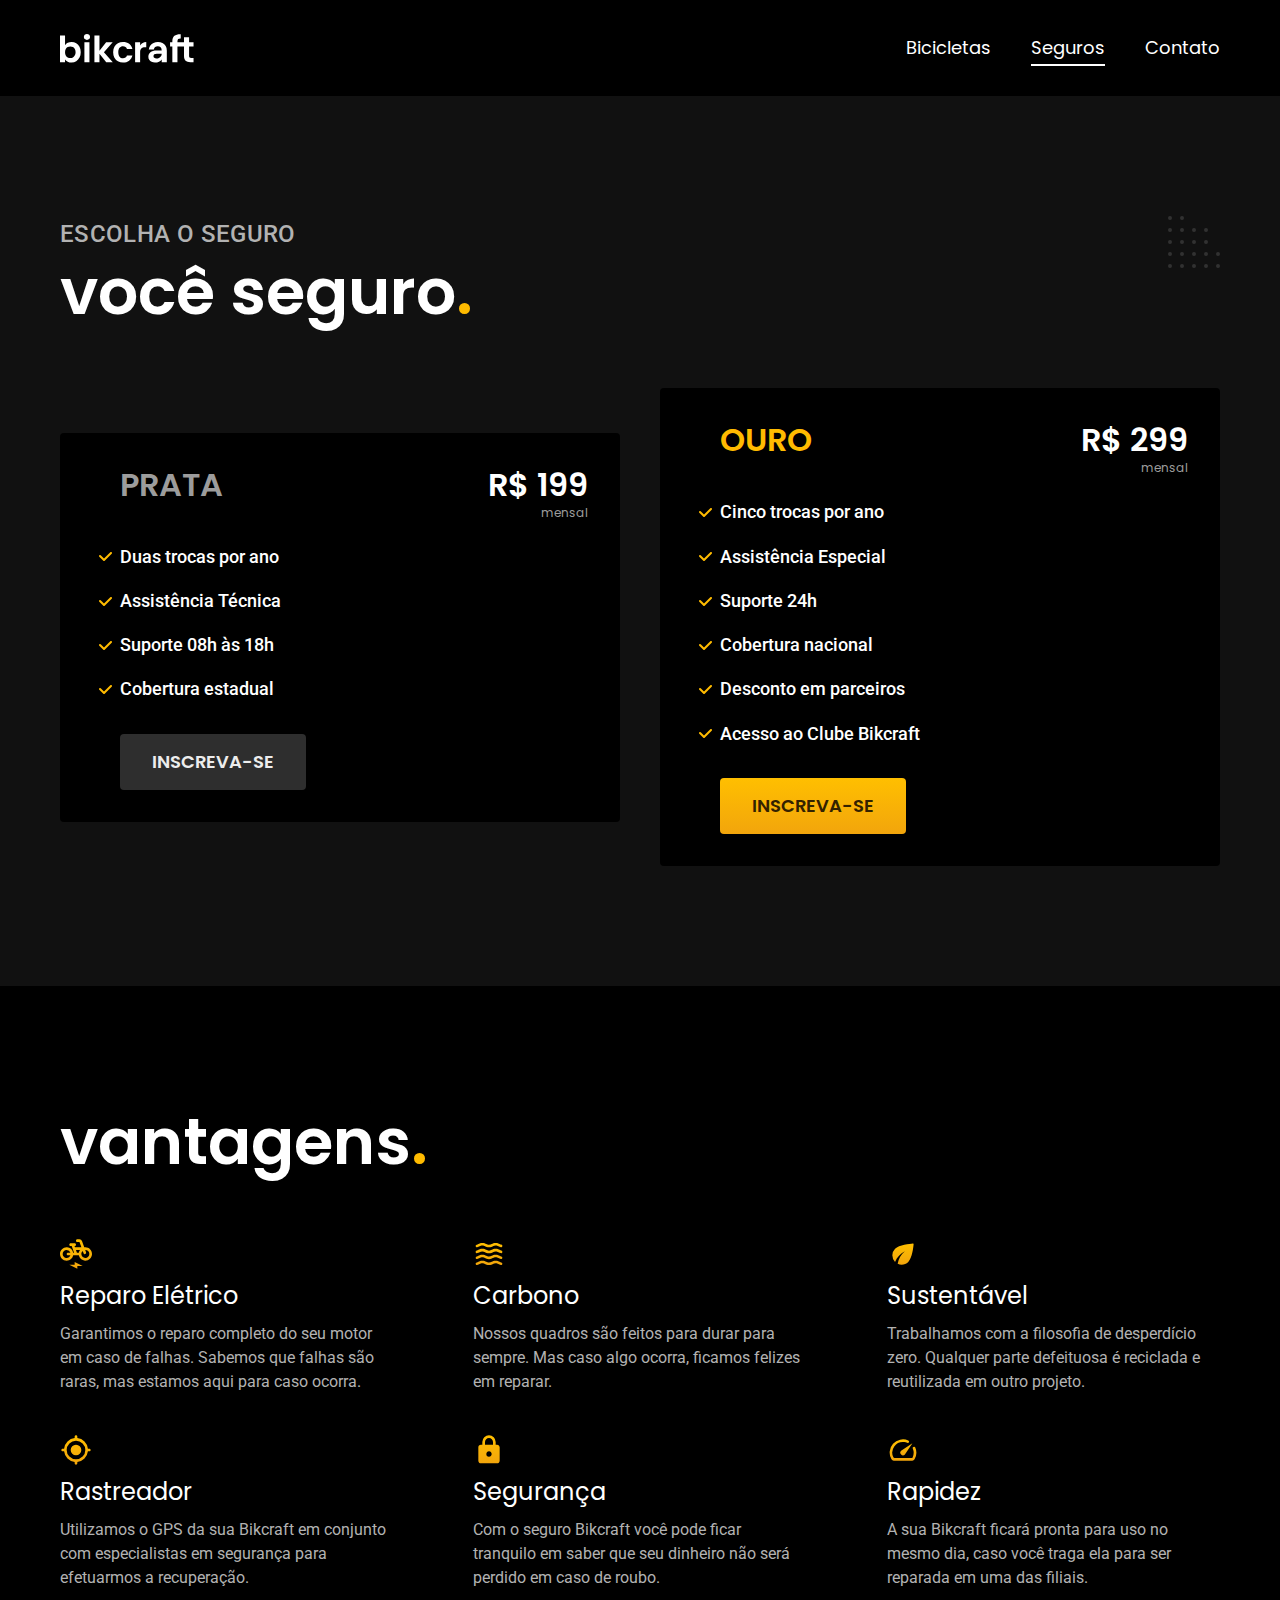
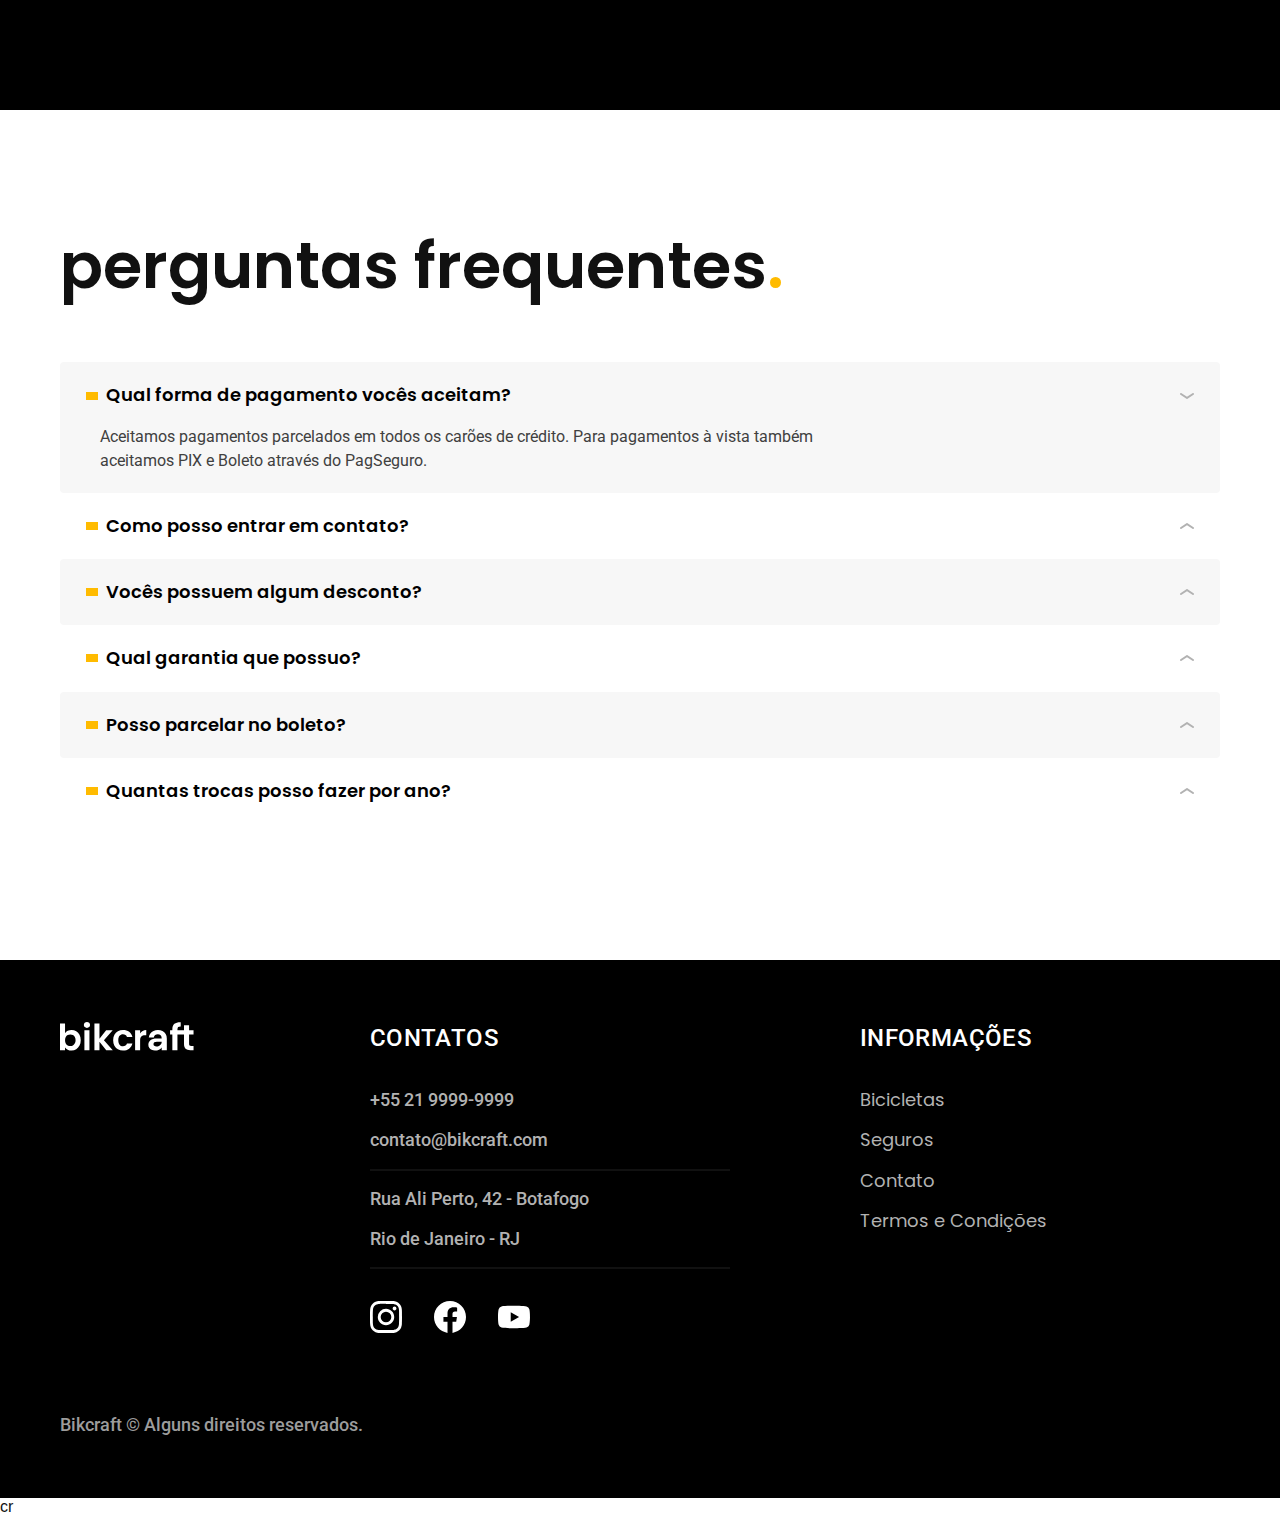
<file: seguros.html>
<!DOCTYPE html>
<html lang="pt-br">

<head>
  <meta charset="UTF-8">
  <meta name="viewport" content="width=device-width, initial-scale=1.0">

  <title>Seguros | Bikcraft</title>
  <meta name="description" content="Seguros.">

  <link rel="icon" href="./favicon.svg" type="image/svg+xml">
  <link rel="preload" href="./css/style.min.css" as="style">
  <link rel="stylesheet" href="./css/style.min.css">

  <link rel="preconnect" href="https://fonts.googleapis.com">
  <link rel="preconnect" href="https://fonts.gstatic.com" crossorigin>
  <link href="https://fonts.googleapis.com/css2?family=Merriweather:ital,wght@1,900&family=Poppins:wght@400;600&family=Roboto:wght@400;500&display=swap" rel="stylesheet">
  <script>document.documentElement.classList.add("js");</script>
</head>

<body id="seguros">
  <header class="header-bg">
    <div class="header container">
      <a href="./">
        <img src="./img/bikcraft.svg" width="136" height="32" alt="Bikcraft">
      </a>
      <nav aria-label="primaria">
        <ul class="header-menu font-1-m cor-0">
          <li><a href="./bicicletas.html">Bicicletas</a></li>
          <li><a href="./seguros.html">Seguros</a></li>
          <li><a href="./contato.html">Contato</a></li>
        </ul>
      </nav>
    </div>
  </header>

  <main class="titulo-bg">
    <div class="titulo-bg">
      <div class="titulo container">
        <p class="font-2-l-b cor-5">Escolha o seguro</p>
        <h1 class="font-1-xxl cor-0">você seguro<span class="cor-p1">.</span></h1>
      </div>
    </div>

    <div class="seguros container">
      <div class="seguros-item fadeInLeft" data-anime="300">
        <h3 class="font-1-xl cor-6">PRATA</h3>
        <span class="font-1-xl cor-0">R$ 199 <span class="font-1-xs cor-6">mensal</span></span>
        <ul class="font-2-m cor-0">
          <li>Duas trocas por ano</li>
          <li>Assistência Técnica</li>
          <li>Suporte 08h às 18h</li>
          <li>Cobertura estadual</li>
        </ul>
        <a class="botao secundario" href="./orcamento.html?tipo=seguro&produto=prata">Inscreva-se</a>
      </div>

      <div class="seguros-item fadeInRight" data-anime="600">
        <h3 class="font-1-xl cor-p1">OURO</h3>
        <span class="font-1-xl cor-0">R$ 299 <span class="font-1-xs cor-6">mensal</span></span>
        <ul class="font-2-m cor-0">
          <li>Cinco trocas por ano</li>
          <li>Assistência Especial</li>
          <li>Suporte 24h</li>
          <li>Cobertura nacional</li>
          <li>Desconto em parceiros</li>
          <li>Acesso ao Clube Bikcraft</li>
        </ul>
        <a class="botao" href="./orcamento.html?tipo=seguro&produto=ouro">Inscreva-se</a>
      </div>
    </div>
  </main>

  <article class="vantagens-bg">
    <div class="vantagens container">
      <h2 class="font-1-xxl cor-0">vantagens<span class="cor-p1">.</span></h2>
      <ul>
        <li>
          <img src="./img/icones/eletrica.svg" width="32" height="32" alt="">
          <h3 class="font-1-l cor-0">Reparo Elétrico</h3>
          <p class="font-2-s cor-5">Garantimos o reparo completo do seu motor em caso de falhas. Sabemos que falhas são raras, mas estamos aqui para caso ocorra.</p>
        </li>
        <li>
          <img src="./img/icones/carbono.svg" width="32" height="32" alt="">
          <h3 class="font-1-l cor-0">Carbono</h3>
          <p class="font-2-s cor-5">Nossos quadros são feitos para durar para sempre. Mas caso algo ocorra, ficamos felizes em reparar.</p>
        </li>
        <li>
          <img src="./img/icones/sustentavel.svg" width="32" height="32" alt="">
          <h3 class="font-1-l cor-0">Sustentável</h3>
          <p class="font-2-s cor-5">Trabalhamos com a filosofia de desperdício zero. Qualquer parte defeituosa é reciclada e reutilizada em outro projeto.</p>
        </li>
        <li>
          <img src="./img/icones/rastreador.svg" width="32" height="32" alt="">
          <h3 class="font-1-l cor-0">Rastreador</h3>
          <p class="font-2-s cor-5">Utilizamos o GPS da sua Bikcraft em conjunto com especialistas em segurança para efetuarmos a recuperação.</p>
        </li>
        <li>
          <img src="./img/icones/seguro.svg" width="32" height="32" alt="">
          <h3 class="font-1-l cor-0">Segurança</h3>
          <p class="font-2-s cor-5">Com o seguro Bikcraft você pode ficar tranquilo em saber que seu dinheiro não será perdido em caso de roubo.</p>
        </li>
        <li>
          <img src="./img/icones/velocidade.svg" width="32" height="32" alt="">
          <h3 class="font-1-l cor-0">Rapidez</h3>
          <p class="font-2-s cor-5">A sua Bikcraft ficará pronta para uso no mesmo dia, caso você traga ela para ser reparada em uma das filiais.</p>
        </li>
      </ul>
    </div>
  </article>

  <article class="perguntas container">
    <h2 class="font-1-xxl">perguntas frequentes<span class="cor-p1">.</span></h2>

    <dl>
      <div>
        <dt><button class="font-1-m-b" aria-controls="pergunta1" aria-expanded="true">Qual forma de pagamento vocês aceitam?</button></dt>
        <dd id="pergunta1" class="font-2-s cor-9 ativa">Aceitamos pagamentos parcelados em todos os carões de crédito. Para pagamentos à vista também aceitamos PIX e Boleto através do PagSeguro.</dd>
      </div>
      <div>
        <dt><button class="font-1-m-b" aria-controls="pergunta2" aria-expanded="false">Como posso entrar em contato?</button></dt>
        <dd id="pergunta2" class="font-2-s cor-9">Aceitamos pagamentos parcelados em todos os carões de crédito. Para pagamentos à vista também aceitamos PIX e Boleto através do PagSeguro.</dd>
      </div>
      <div>
        <dt><button class="font-1-m-b" aria-controls="pergunta3" aria-expanded="false">Vocês possuem algum desconto?</button></dt>
        <dd id="pergunta3" class="font-2-s cor-9">Aceitamos pagamentos parcelados em todos os carões de crédito. Para pagamentos à vista também aceitamos PIX e Boleto através do PagSeguro.</dd>
      </div>
      <div>
        <dt><button class="font-1-m-b" aria-controls="pergunta4" aria-expanded="false">Qual garantia que possuo?</button></dt>
        <dd id="pergunta4" class="font-2-s cor-9">Aceitamos pagamentos parcelados em todos os carões de crédito. Para pagamentos à vista também aceitamos PIX e Boleto através do PagSeguro.</dd>
      </div>
      <div>
        <dt><button class="font-1-m-b" aria-controls="pergunta5" aria-expanded="false">Posso parcelar no boleto?</button></dt>
        <dd id="pergunta5" class="font-2-s cor-9">Aceitamos pagamentos parcelados em todos os carões de crédito. Para pagamentos à vista também aceitamos PIX e Boleto através do PagSeguro.</dd>
      </div>
      <div>
        <dt><button class="font-1-m-b" aria-controls="pergunta6" aria-expanded="false">Quantas trocas posso fazer por ano?</button></dt>
        <dd id="pergunta6" class="font-2-s cor-9">Aceitamos pagamentos parcelados em todos os carões de crédito. Para pagamentos à vista também aceitamos PIX e Boleto através do PagSeguro.</dd>
      </div>
    </dl>
  </article>

  <footer class="footer-bg">
    <div class="footer container">
      <img src="./img/bikcraft.svg" width="136" height="32" alt="Bikcraft">
      <div class="footer-contato">
        <h3 class="font-2-l-b cor-0">Contatos</h3>
        <ul class="font-2-m cor-5">
          <li><a href="tel:+552199999999">+55 21 9999-9999</a></li>
          <li><a href="mailto:contato@bikcraft.com">contato@bikcraft.com</a></li>
          <li>Rua Ali Perto, 42 - Botafogo</li>
          <li>Rio de Janeiro - RJ</li>
        </ul>
        <div class="footer-redes">
          <a href="./">
            <img src="./img/redes/instagram.svg" width="32" height="32" alt="">
          </a>
          <a href="./">
            <img src="./img/redes/facebook.svg" width="32" height="32" alt="">
          </a>
          <a href="./">
            <img src="./img/redes/youtube.svg" width="32" height="32" alt="">
          </a>
        </div>
      </div>
      <div class="footer-informacoes">
        <h3 class="font-2-l-b cor-0">Informações</h3>
        <nav>
          <ul class="font-1-m cor-5">
            <li><a href="./bicicletas.html">Bicicletas</a></li>
            <li><a href="./seguros.html">Seguros</a></li>
            <li><a href="./contato.html">Contato</a></li>
            <li><a href="./termos.html">Termos e Condições</a></li>
          </ul>
        </nav>
      </div>
      <p class="footer-copy font-2-m cor-6">Bikcraft © Alguns direitos reservados.</p>
    </div>
  </footer>
  <script src="./js/plugins/simple-anime.js"></script>cr
  <script src="./js/script.js"></script>
</body>

</html>
</file>
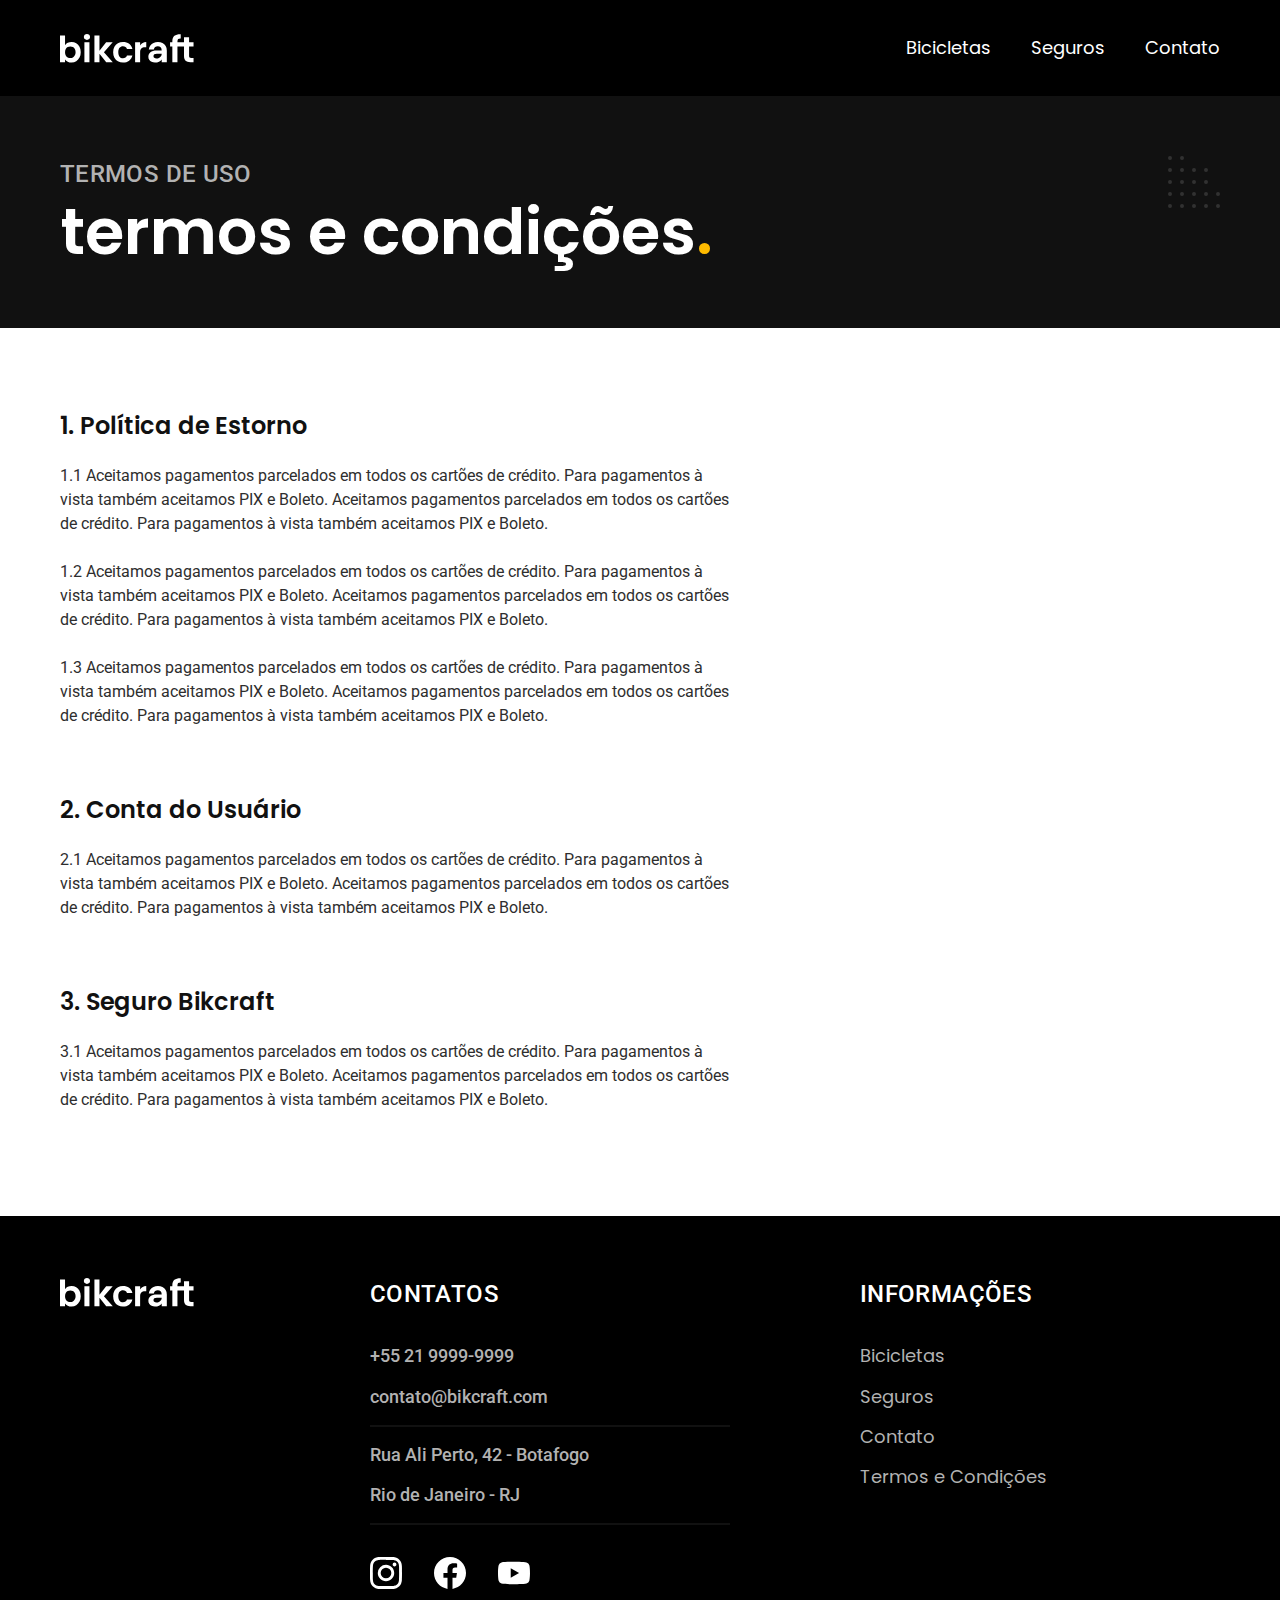
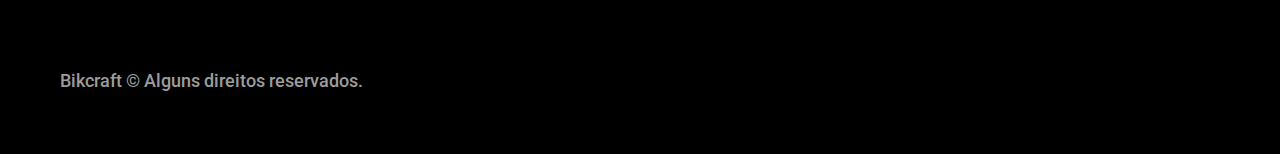
<file: termos.html>
<!DOCTYPE html>
<html lang="pt-br">

<head>
  <meta charset="UTF-8">
  <meta name="viewport" content="width=device-width, initial-scale=1.0">

  <title>Termos e Condições | Bikcraft</title>
  <meta name="description" content="Termos e condições.">

  <link rel="icon" href="./favicon.svg" type="image/svg+xml">
  <link rel="preload" href="./css/style.min.css" as="style">
  <link rel="stylesheet" href="./css/style.min.css">

  <link rel="preconnect" href="https://fonts.googleapis.com">
  <link rel="preconnect" href="https://fonts.gstatic.com" crossorigin>
  <link href="https://fonts.googleapis.com/css2?family=Merriweather:ital,wght@1,900&family=Poppins:wght@400;600&family=Roboto:wght@400;500&display=swap" rel="stylesheet">
  <script>document.documentElement.classList.add("js");</script>
</head>

<body id="termos">
  <header class="header-bg">
    <div class="header container">
      <a href="./">
        <img src="./img/bikcraft.svg" width="136" height="32" alt="Bikcraft">
      </a>
      <nav aria-label="primaria">
        <ul class="header-menu font-1-m cor-0">
          <li><a href="./bicicletas.html">Bicicletas</a></li>
          <li><a href="./seguros.html">Seguros</a></li>
          <li><a href="./contato.html">Contato</a></li>
        </ul>
      </nav>
    </div>
  </header>

  <main>
    <div class="titulo-bg">
      <div class="titulo container">
        <p class="font-2-l-b cor-5">Termos de uso</p>
        <h1 class="font-1-xxl cor-0">termos e condições<span class="cor-p1">.</span></h1>
      </div>
    </div>

    <div class="termos font-2-s cor-10 container">
      <h2 class="font-1-l cor-11">1. Política de Estorno</h2>
      <p>1.1 Aceitamos pagamentos parcelados em todos os cartões de crédito. Para pagamentos à vista também aceitamos PIX e Boleto. Aceitamos pagamentos parcelados em todos os cartões de crédito. Para pagamentos à vista também aceitamos PIX e Boleto.</p>
      <p>1.2 Aceitamos pagamentos parcelados em todos os cartões de crédito. Para pagamentos à vista também aceitamos PIX e Boleto. Aceitamos pagamentos parcelados em todos os cartões de crédito. Para pagamentos à vista também aceitamos PIX e Boleto.</p>
      <p>1.3 Aceitamos pagamentos parcelados em todos os cartões de crédito. Para pagamentos à vista também aceitamos PIX e Boleto. Aceitamos pagamentos parcelados em todos os cartões de crédito. Para pagamentos à vista também aceitamos PIX e Boleto.</p>
      <h2 class="font-1-l cor-11">2. Conta do Usuário</h2>
      <p>2.1 Aceitamos pagamentos parcelados em todos os cartões de crédito. Para pagamentos à vista também aceitamos PIX e Boleto. Aceitamos pagamentos parcelados em todos os cartões de crédito. Para pagamentos à vista também aceitamos PIX e Boleto.</p>
      <h2 class="font-1-l cor-11">3. Seguro Bikcraft</h2>
      <p>3.1 Aceitamos pagamentos parcelados em todos os cartões de crédito. Para pagamentos à vista também aceitamos PIX e Boleto. Aceitamos pagamentos parcelados em todos os cartões de crédito. Para pagamentos à vista também aceitamos PIX e Boleto.</p>
    </div>
  </main>

  <footer class="footer-bg">
    <div class="footer container">
      <img src="./img/bikcraft.svg" width="136" height="32" alt="Bikcraft">
      <div class="footer-contato">
        <h3 class="font-2-l-b cor-0">Contatos</h3>
        <ul class="font-2-m cor-5">
          <li><a href="tel:+552199999999">+55 21 9999-9999</a></li>
          <li><a href="mailto:contato@bikcraft.com">contato@bikcraft.com</a></li>
          <li>Rua Ali Perto, 42 - Botafogo</li>
          <li>Rio de Janeiro - RJ</li>
        </ul>
        <div class="footer-redes">
          <a href="./">
            <img src="./img/redes/instagram.svg" width="32" height="32" alt="">
          </a>
          <a href="./">
            <img src="./img/redes/facebook.svg" width="32" height="32" alt="">
          </a>
          <a href="./">
            <img src="./img/redes/youtube.svg" width="32" height="32" alt="">
          </a>
        </div>
      </div>
      <div class="footer-informacoes">
        <h3 class="font-2-l-b cor-0">Informações</h3>
        <nav>
          <ul class="font-1-m cor-5">
            <li><a href="./bicicletas.html">Bicicletas</a></li>
            <li><a href="./seguros.html">Seguros</a></li>
            <li><a href="./contato.html">Contato</a></li>
            <li><a href="./termos.html">Termos e Condições</a></li>
          </ul>
        </nav>
      </div>
      <p class="footer-copy font-2-m cor-6">Bikcraft © Alguns direitos reservados.</p>
    </div>
  </footer>

  <script src="./js/script.js"></script>
</body>

</html>
</file>
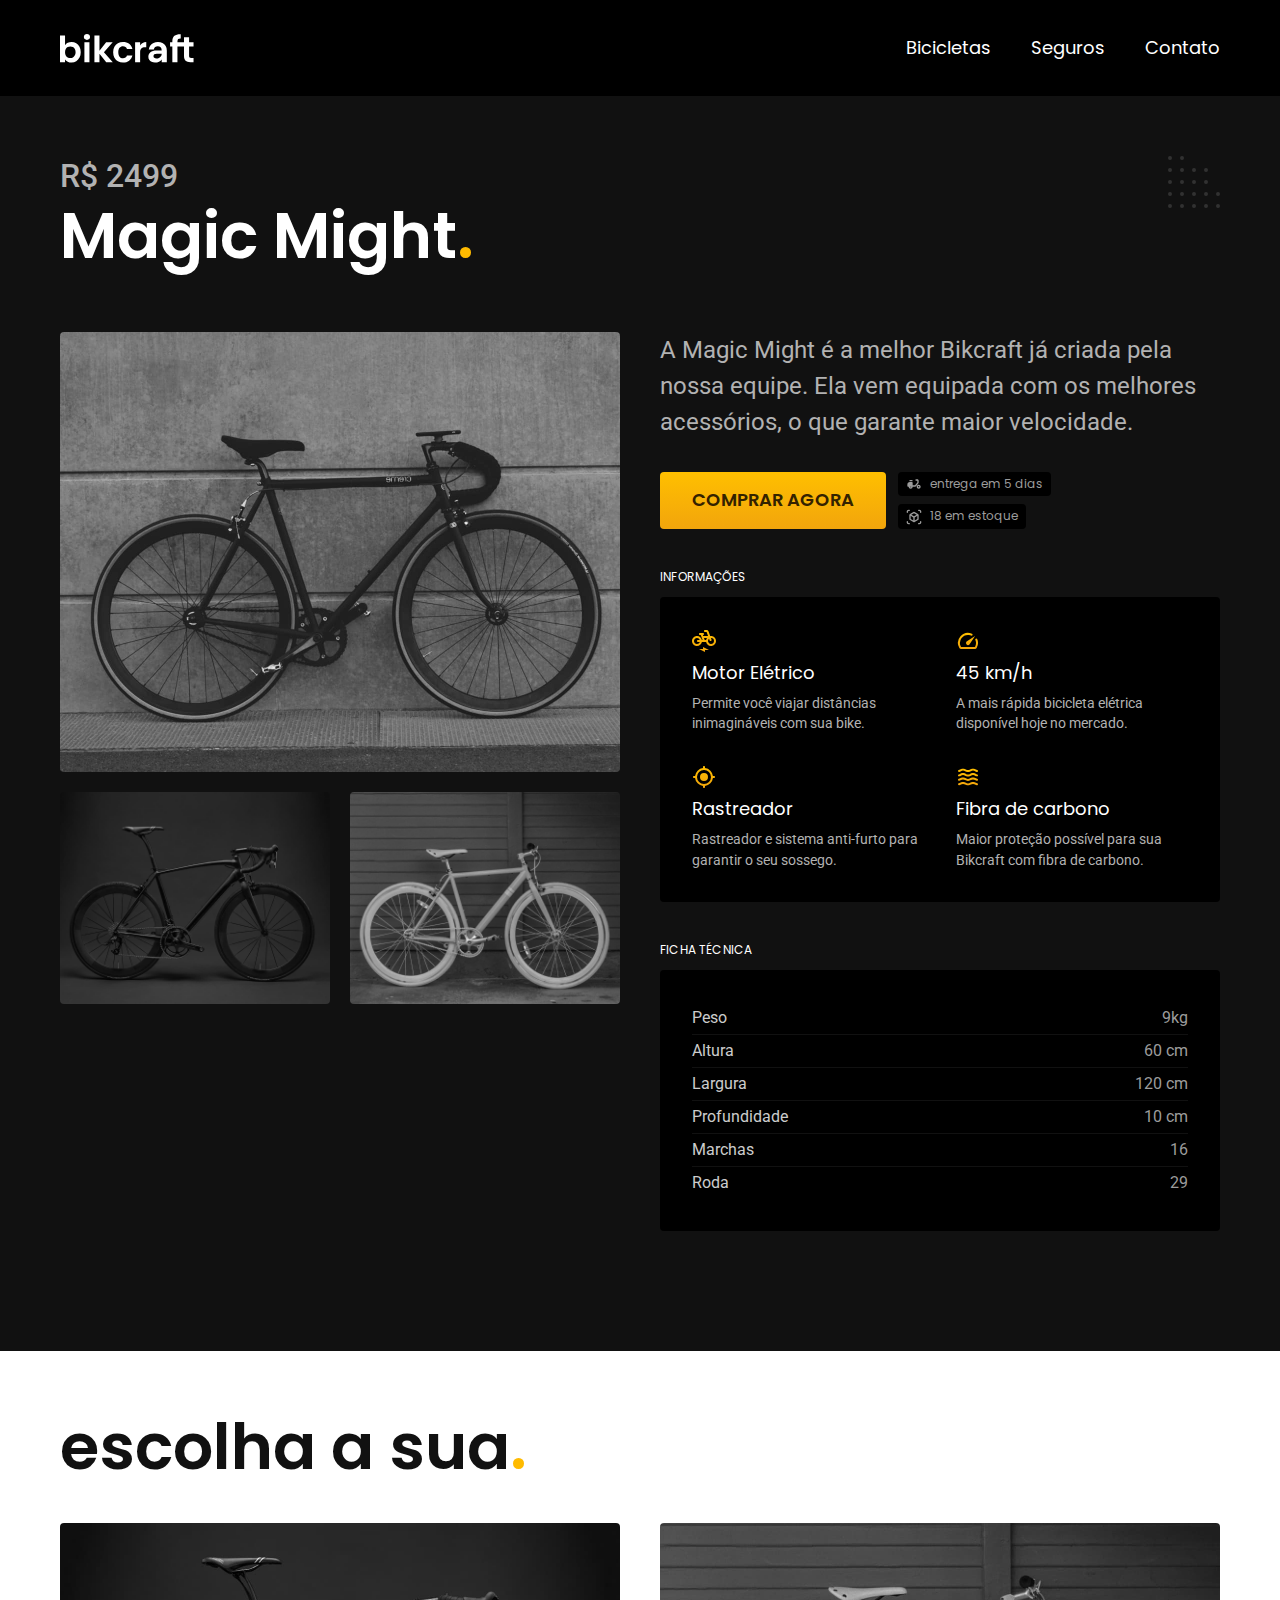
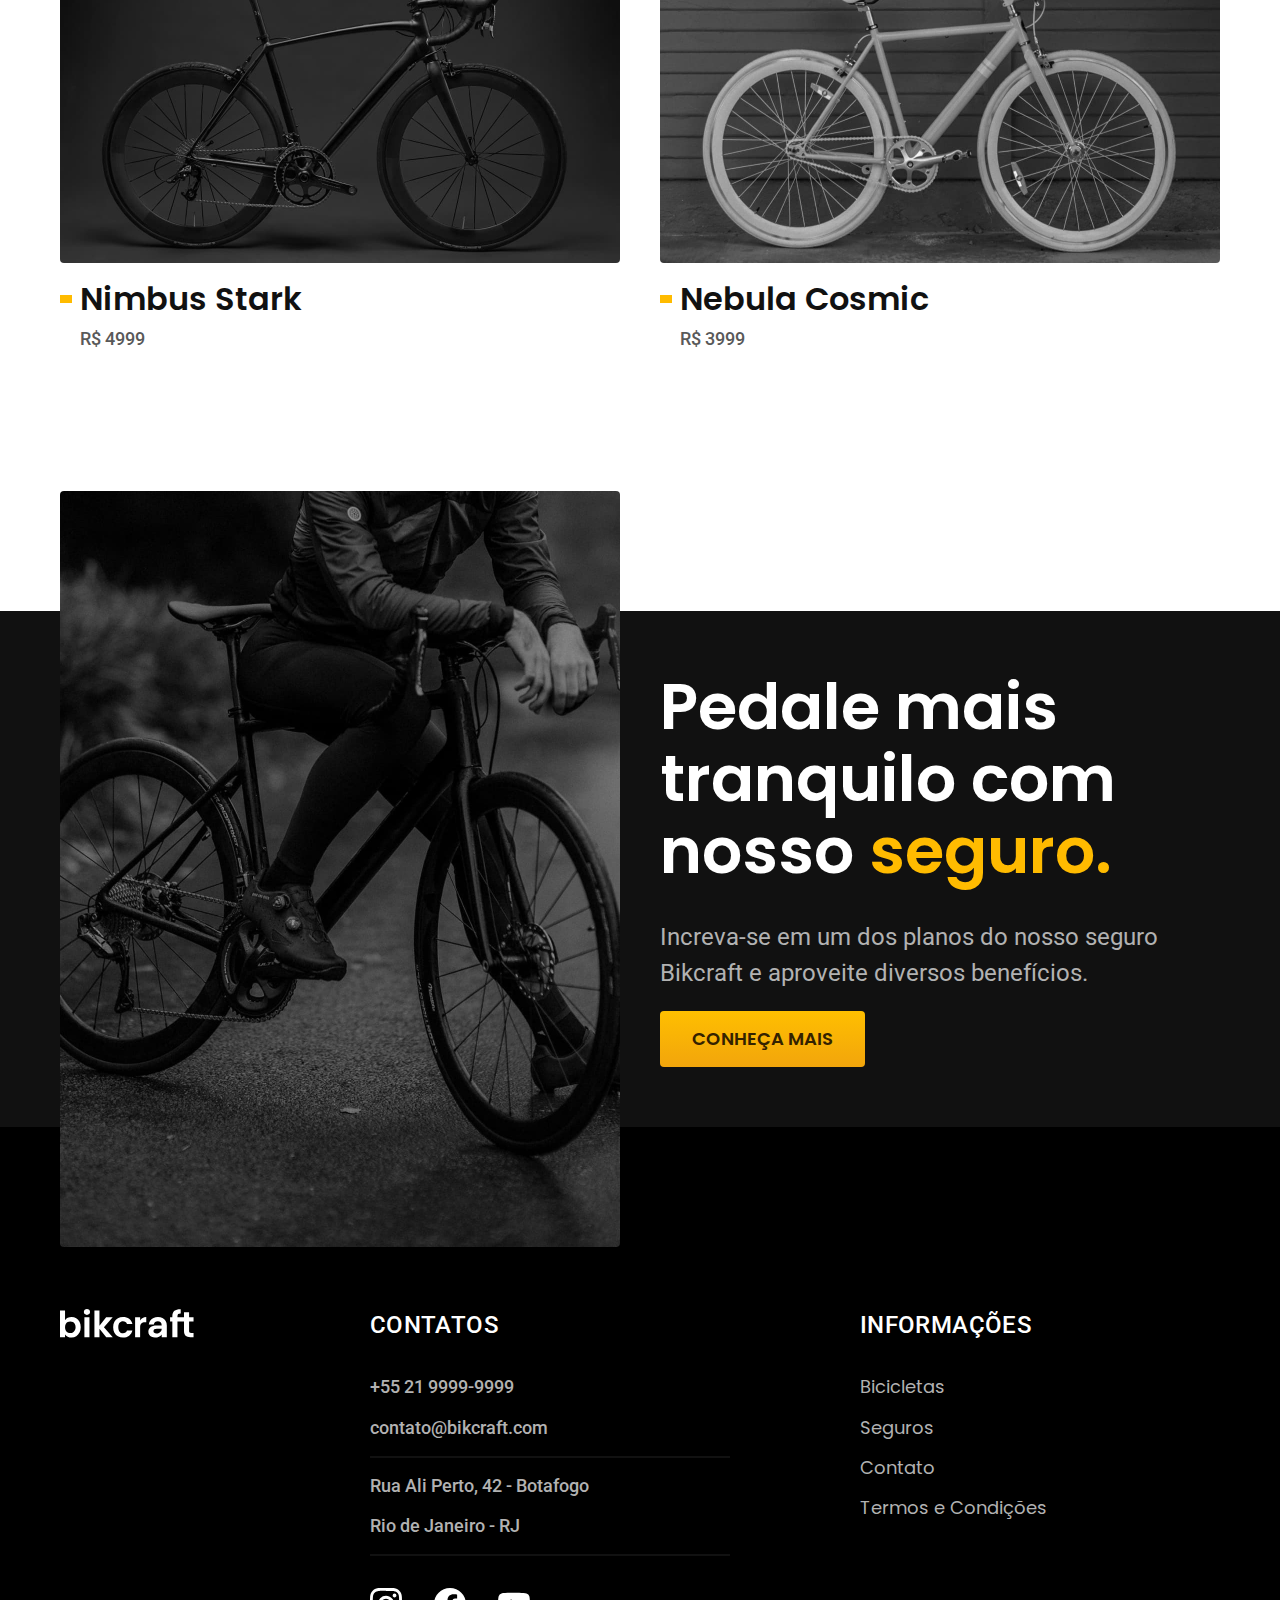
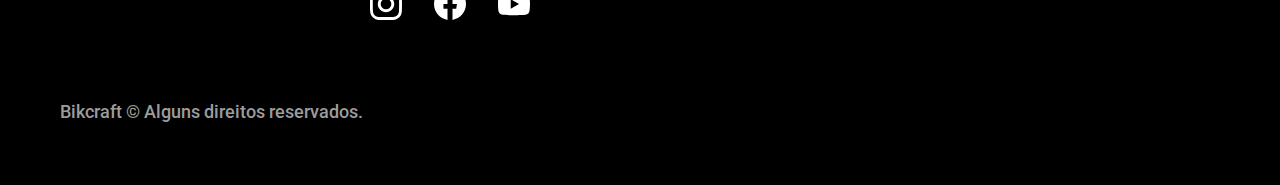
<file: bicicletas/magic.html>
<!DOCTYPE html>
<html lang="pt-br">

<head>
  <meta charset="UTF-8">
  <meta name="viewport" content="width=device-width, initial-scale=1.0">

  <title>Magic Might | Bikcraft</title>
  <meta name="description" content="Magic Might.">

  <link rel="icon" href="../favicon.svg" type="image/svg+xml">
  <link rel="preload" href="../css/style.min.css" as="style">
  <link rel="stylesheet" href="../css/style.min.css">

  <link rel="preconnect" href="https://fonts.googleapis.com">
  <link rel="preconnect" href="https://fonts.gstatic.com" crossorigin>
  <link href="https://fonts.googleapis.com/css2?family=Merriweather:ital,wght@1,900&family=Poppins:wght@400;600&family=Roboto:wght@400;500&display=swap" rel="stylesheet">
  <script>document.documentElement.classList.add("js");</script>
</head>

<body id="bicicleta">
  <header class="header-bg">
    <div class="header container">
      <a href="../">
        <img src="../img/bikcraft.svg" alt="Bikcraft">
      </a>
      <nav aria-label="primaria">
        <ul class="header-menu font-1-m cor-0">
          <li><a href="../bicicletas.html">Bicicletas</a></li>
          <li><a href="../seguros.html">Seguros</a></li>
          <li><a href="../contato.html">Contato</a></li>
        </ul>
      </nav>
    </div>
  </header>

  <main class="titulo-bg">
    <div>
      <div class="titulo container">
        <p class="font-2-xl cor-5">R$ 2499</p>
        <h1 class="font-1-xxl cor-0">Magic Might<span class="cor-p1">.</span></h1>
      </div>
    </div>
    <div class="bicicleta container">
      <div class="bicicleta-imagens">
        <img src="../img/bicicleta/nimbus2.jpg" alt="Bicicleta 1">
        <img src="../img/bicicleta/nimbus1.jpg" alt="Bicicleta 2">
        <img src="../img/bicicleta/nimbus3.jpg" alt="Bicicleta 3">
      </div>
      <div class="bicicleta-conteudo">
        <p class="font-2-l cor-5">A Magic Might é a melhor Bikcraft já criada pela nossa equipe. Ela vem equipada com os melhores acessórios, o que garante maior velocidade.</p>
        <div class="bicicleta-comprar">
          <a class="botao" href="../orcamento.html?tipo=bikcraft&produto=magic">Comprar Agora</a>
          <span class="font-1-xs cor-6"><img src="../img/icones/entrega.svg" alt="">entrega em 5 dias</span>
          <span class="font-1-xs cor-6"><img src="../img/icones/estoque.svg" alt="">18 em estoque</span>
        </div>
        <h2 class="font-1-xs cor-0">Informações</h2>
        <ul class="bicicleta-informacoes">
          <li>
            <img src="../img/icones/eletrica.svg" alt="">
            <h3 class="font-1-m cor-0">Motor Elétrico</h3>
            <p class="font-2-xs cor-5">Permite você viajar distâncias inimagináveis com sua bike.</p>
          </li>
          <li>
            <img src="../img/icones/velocidade.svg" alt="">
            <h3 class="font-1-m cor-0">45 km/h</h3>
            <p class="font-2-xs cor-5">A mais rápida bicicleta elétrica disponível hoje no mercado.</p>
          </li>
          <li>
            <img src="../img/icones/rastreador.svg" alt="">
            <h3 class="font-1-m cor-0">Rastreador</h3>
            <p class="font-2-xs cor-5">Rastreador e sistema anti-furto para garantir o seu sossego.</p>
          </li>
          <li>
            <img src="../img/icones/carbono.svg" alt="">
            <h3 class="font-1-m cor-0">Fibra de carbono</h3>
            <p class="font-2-xs cor-5">Maior proteção possível para sua Bikcraft com fibra de carbono.</p>
          </li>
        </ul>
        <h2 class="font-1-xs cor-0">Ficha técnica</h2>
        <ul class="bicicleta-ficha font-2-s cor-4">
          <li>Peso <span>9kg</span></li>
          <li>Altura <span>60 cm</span></li>
          <li>Largura <span>120 cm</span></li>
          <li>Profundidade <span>10 cm</span></li>
          <li>Marchas <span>16</span></li>
          <li>Roda <span>29</span></li>
        </ul>
      </div>
    </div>
  </main>

  <article class="bicicletas-lista container">
    <h2 class="font-1-xxl">escolha a sua<span class="cor-p1">.</span></h2>

    <ul>
      <li>
        <a href="./nimbus.html">
          <img src="../img/bicicletas/nimbus.jpg" alt="Bicicleta preta">
          <h3 class="font-1-xl">Nimbus Stark</h3>
          <span class="font-2-m cor-8">R$ 4999</span>
        </a>
      </li>
      <li>
        <a href="./nebula.html">
          <img src="../img/bicicletas/nebula.jpg" alt="Bicicleta preta">
          <h3 class="font-1-xl">Nebula Cosmic</h3>
          <span class="font-2-m cor-8">R$ 3999</span>
        </a>
      </li>
    </ul>
  </article>

  <article class="seguro-bg">
    <div class="seguro container">
      <div class="seguro-imagem">
        <img src="../img/fotos/seguros.jpg" alt="Pessoa parada em cima de uma bicicleta.">
      </div>
      <div class="seguro-conteudo">
        <h2 class="font-1-xxl cor-0">Pedale mais tranquilo com nosso <span class="cor-p1">seguro.</span></h2>
        <p class="font-2-l cor-5">Increva-se em um dos planos do nosso seguro Bikcraft e aproveite diversos benefícios.</p>
        <a class="botao" href="../seguros.html">Conheça Mais</a>
      </div>
    </div>
  </article>

  <footer class="footer-bg">
    <div class="footer container">
      <img src="../img/bikcraft.svg" alt="Bikcraft">
      <div class="footer-contato">
        <h3 class="font-2-l-b cor-0">Contatos</h3>
        <ul class="font-2-m cor-5">
          <li><a href="tel:+552199999999">+55 21 9999-9999</a></li>
          <li><a href="mailto:contato@bikcraft.com">contato@bikcraft.com</a></li>
          <li>Rua Ali Perto, 42 - Botafogo</li>
          <li>Rio de Janeiro - RJ</li>
        </ul>
        <div class="footer-redes">
          <a href="./">
            <img src="../img/redes/instagram.svg" alt="">
          </a>
          <a href="./">
            <img src="../img/redes/facebook.svg" alt="">
          </a>
          <a href="./">
            <img src="../img/redes/youtube.svg" alt="">
          </a>
        </div>
      </div>
      <div class="footer-informacoes">
        <h3 class="font-2-l-b cor-0">Informações</h3>
        <nav>
          <ul class="font-1-m cor-5">
            <li><a href="../bicicletas.html">Bicicletas</a></li>
            <li><a href="../seguros.html">Seguros</a></li>
            <li><a href="../contato.html">Contato</a></li>
            <li><a href="../termos.html">Termos e Condições</a></li>
          </ul>
        </nav>
      </div>
      <p class="footer-copy font-2-m cor-6">Bikcraft © Alguns direitos reservados.</p>
    </div>
  </footer>

  <script src="../js/script.js"></script>
</body>

</html>
</file>
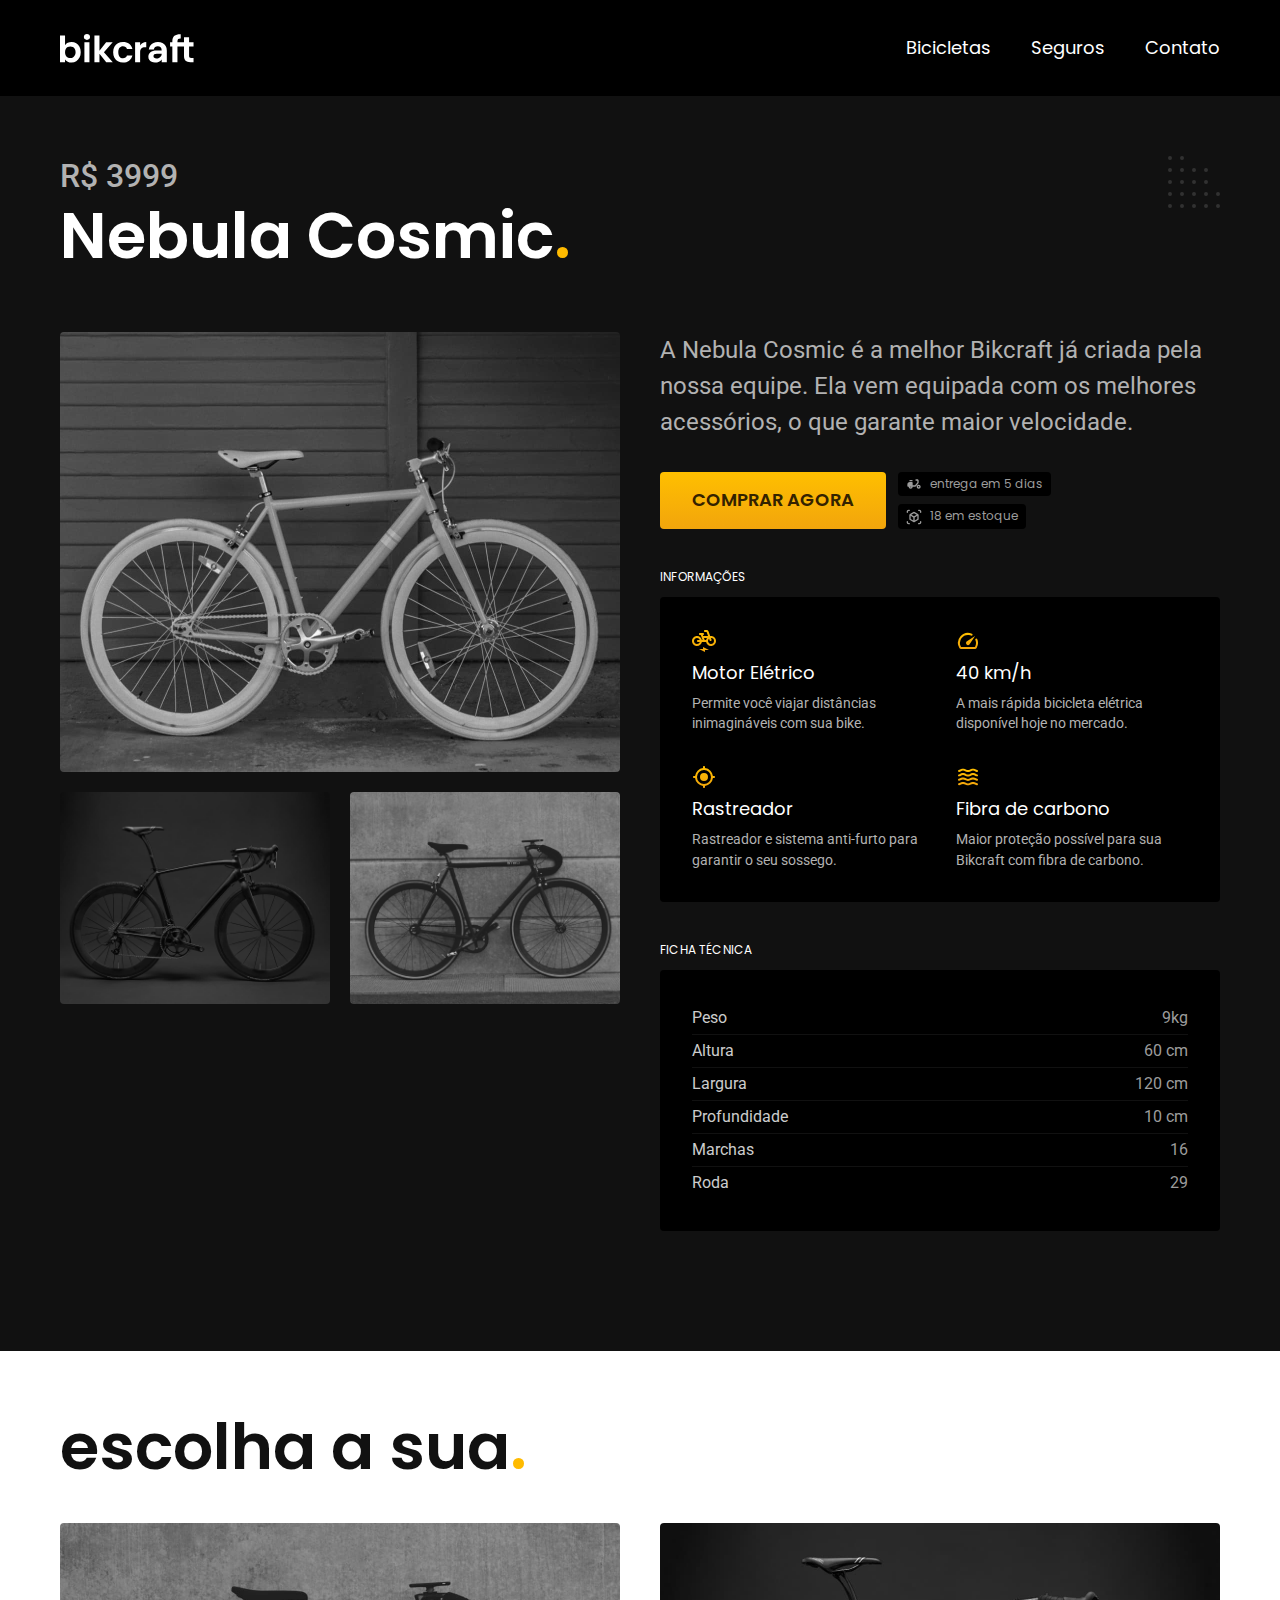
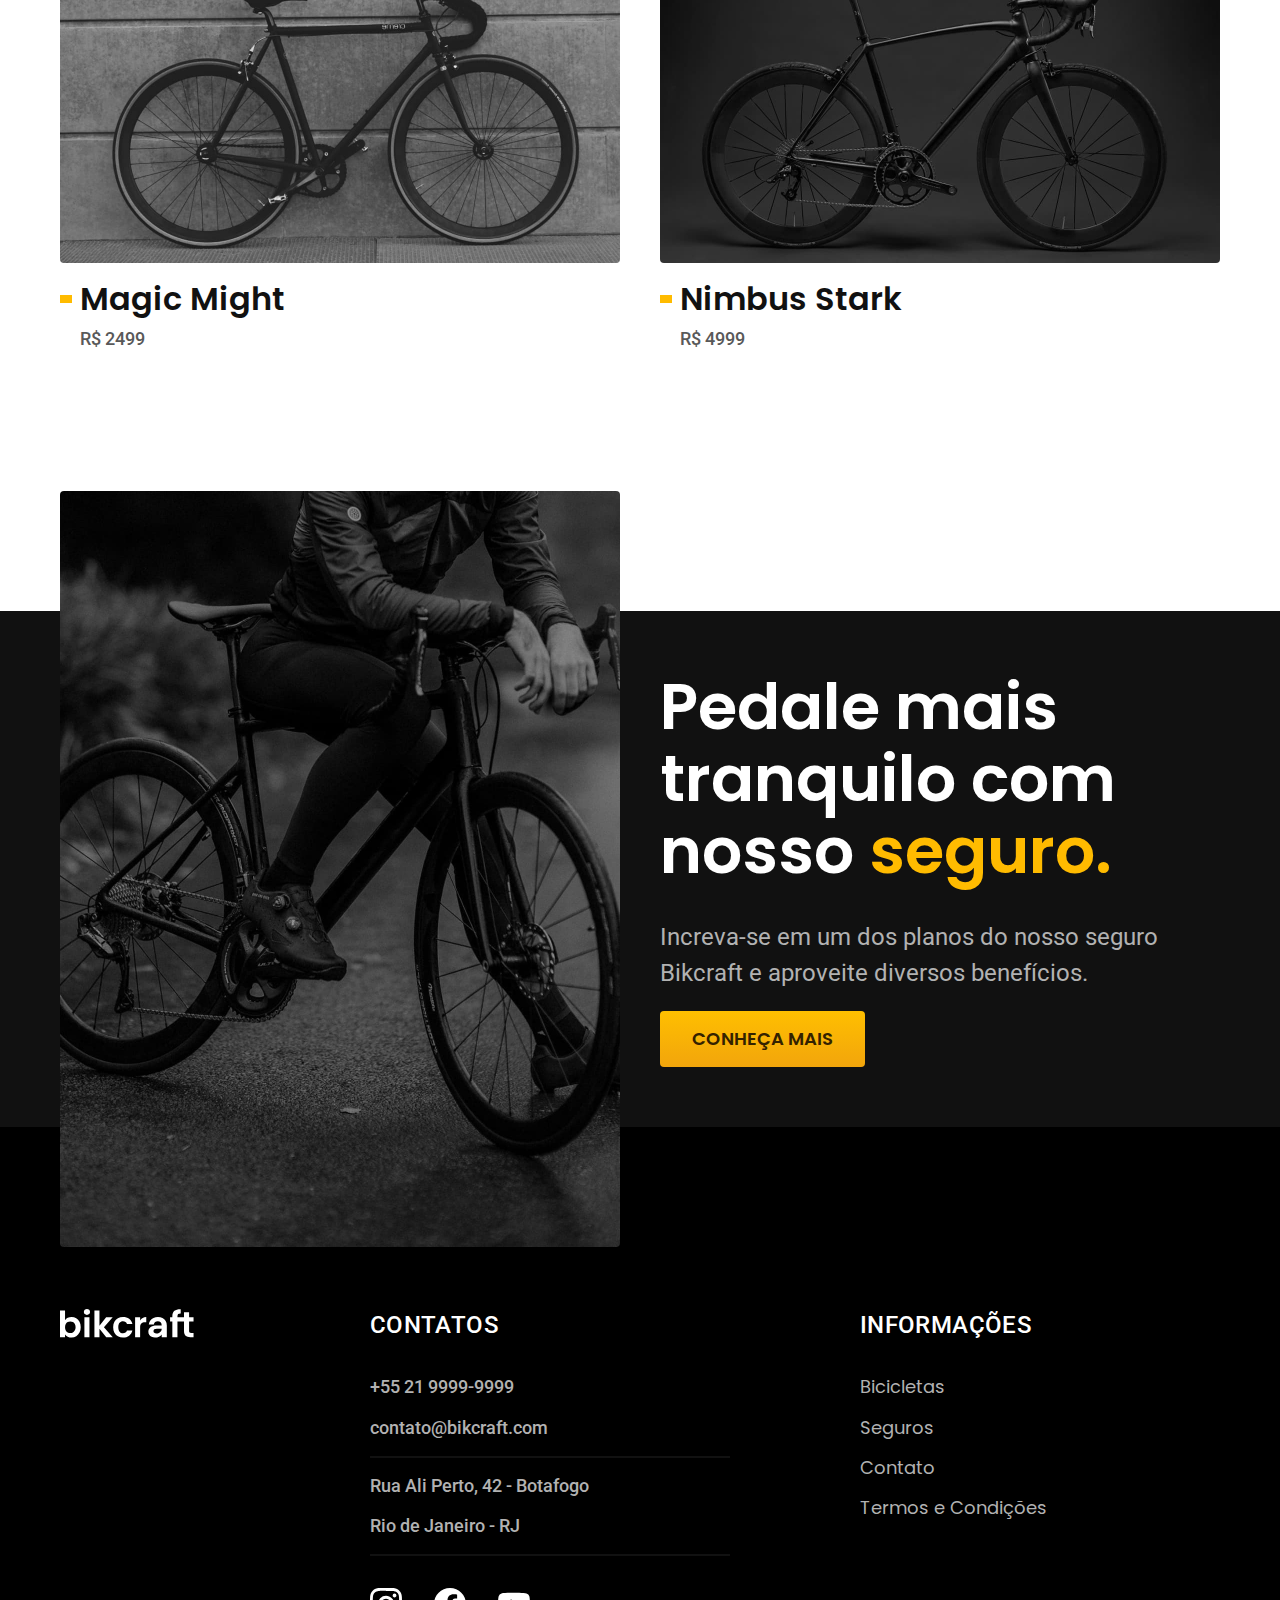
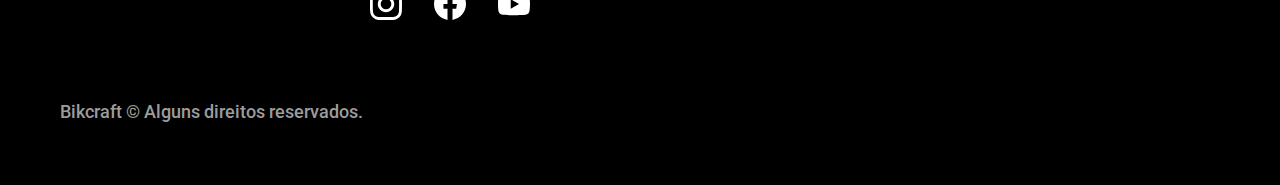
<file: bicicletas/nebula.html>
<!DOCTYPE html>
<html lang="pt-br">

<head>
  <meta charset="UTF-8">
  <meta name="viewport" content="width=device-width, initial-scale=1.0">

  <title>Nebula Cosmic | Bikcraft</title>
  <meta name="description" content="Nebula Cosmic.">

  <link rel="icon" href="../favicon.svg" type="image/svg+xml">
  <link rel="preload" href="../css/style.min.css" as="style">
  <link rel="stylesheet" href="../css/style.min.css">

  <link rel="preconnect" href="https://fonts.googleapis.com">
  <link rel="preconnect" href="https://fonts.gstatic.com" crossorigin>
  <link href="https://fonts.googleapis.com/css2?family=Merriweather:ital,wght@1,900&family=Poppins:wght@400;600&family=Roboto:wght@400;500&display=swap" rel="stylesheet">
  <script>document.documentElement.classList.add("js");</script>
</head>

<body id="bicicleta">
  <header class="header-bg">
    <div class="header container">
      <a href="../">
        <img src="../img/bikcraft.svg" alt="Bikcraft">
      </a>
      <nav aria-label="primaria">
        <ul class="header-menu font-1-m cor-0">
          <li><a href="../bicicletas.html">Bicicletas</a></li>
          <li><a href="../seguros.html">Seguros</a></li>
          <li><a href="../contato.html">Contato</a></li>
        </ul>
      </nav>
    </div>
  </header>

  <main class="titulo-bg">
    <div>
      <div class="titulo container">
        <p class="font-2-xl cor-5">R$ 3999</p>
        <h1 class="font-1-xxl cor-0">Nebula Cosmic<span class="cor-p1">.</span></h1>
      </div>
    </div>
    <div class="bicicleta container">
      <div class="bicicleta-imagens">
        <img src="../img/bicicleta/nimbus3.jpg" alt="Bicicleta 1">
        <img src="../img/bicicleta/nimbus1.jpg" alt="Bicicleta 2">
        <img src="../img/bicicleta/nimbus2.jpg" alt="Bicicleta 3">
      </div>
      <div class="bicicleta-conteudo">
        <p class="font-2-l cor-5">A Nebula Cosmic é a melhor Bikcraft já criada pela nossa equipe. Ela vem equipada com os melhores acessórios, o que garante maior velocidade.</p>
        <div class="bicicleta-comprar">
          <a class="botao" href="../orcamento.html?tipo=bikcraft&produto=nebula">Comprar Agora</a>
          <span class="font-1-xs cor-6"><img src="../img/icones/entrega.svg" alt="">entrega em 5 dias</span>
          <span class="font-1-xs cor-6"><img src="../img/icones/estoque.svg" alt="">18 em estoque</span>
        </div>
        <h2 class="font-1-xs cor-0">Informações</h2>
        <ul class="bicicleta-informacoes">
          <li>
            <img src="../img/icones/eletrica.svg" alt="">
            <h3 class="font-1-m cor-0">Motor Elétrico</h3>
            <p class="font-2-xs cor-5">Permite você viajar distâncias inimagináveis com sua bike.</p>
          </li>
          <li>
            <img src="../img/icones/velocidade.svg" alt="">
            <h3 class="font-1-m cor-0">40 km/h</h3>
            <p class="font-2-xs cor-5">A mais rápida bicicleta elétrica disponível hoje no mercado.</p>
          </li>
          <li>
            <img src="../img/icones/rastreador.svg" alt="">
            <h3 class="font-1-m cor-0">Rastreador</h3>
            <p class="font-2-xs cor-5">Rastreador e sistema anti-furto para garantir o seu sossego.</p>
          </li>
          <li>
            <img src="../img/icones/carbono.svg" alt="">
            <h3 class="font-1-m cor-0">Fibra de carbono</h3>
            <p class="font-2-xs cor-5">Maior proteção possível para sua Bikcraft com fibra de carbono.</p>
          </li>
        </ul>
        <h2 class="font-1-xs cor-0">Ficha técnica</h2>
        <ul class="bicicleta-ficha font-2-s cor-4">
          <li>Peso <span>9kg</span></li>
          <li>Altura <span>60 cm</span></li>
          <li>Largura <span>120 cm</span></li>
          <li>Profundidade <span>10 cm</span></li>
          <li>Marchas <span>16</span></li>
          <li>Roda <span>29</span></li>
        </ul>
      </div>
    </div>
  </main>

  <article class="bicicletas-lista container">
    <h2 class="font-1-xxl">escolha a sua<span class="cor-p1">.</span></h2>

    <ul>
      <li>
        <a href="./magic.html">
          <img src="../img/bicicletas/magic.jpg" alt="Bicicleta preta">
          <h3 class="font-1-xl">Magic Might</h3>
          <span class="font-2-m cor-8">R$ 2499</span>
        </a>
      </li>
      <li>
        <a href="./nimbus.html">
          <img src="../img/bicicletas/nimbus.jpg" alt="Bicicleta preta">
          <h3 class="font-1-xl">Nimbus Stark</h3>
          <span class="font-2-m cor-8">R$ 4999</span>
        </a>
      </li>
    </ul>
  </article>

  <article class="seguro-bg">
    <div class="seguro container">
      <div class="seguro-imagem">
        <img src="../img/fotos/seguros.jpg" alt="Pessoa parada em cima de uma bicicleta.">
      </div>
      <div class="seguro-conteudo">
        <h2 class="font-1-xxl cor-0">Pedale mais tranquilo com nosso <span class="cor-p1">seguro.</span></h2>
        <p class="font-2-l cor-5">Increva-se em um dos planos do nosso seguro Bikcraft e aproveite diversos benefícios.</p>
        <a class="botao" href="../seguros.html">Conheça Mais</a>
      </div>
    </div>
  </article>

  <footer class="footer-bg">
    <div class="footer container">
      <img src="../img/bikcraft.svg" alt="Bikcraft">
      <div class="footer-contato">
        <h3 class="font-2-l-b cor-0">Contatos</h3>
        <ul class="font-2-m cor-5">
          <li><a href="tel:+552199999999">+55 21 9999-9999</a></li>
          <li><a href="mailto:contato@bikcraft.com">contato@bikcraft.com</a></li>
          <li>Rua Ali Perto, 42 - Botafogo</li>
          <li>Rio de Janeiro - RJ</li>
        </ul>
        <div class="footer-redes">
          <a href="./">
            <img src="../img/redes/instagram.svg" alt="">
          </a>
          <a href="./">
            <img src="../img/redes/facebook.svg" alt="">
          </a>
          <a href="./">
            <img src="../img/redes/youtube.svg" alt="">
          </a>
        </div>
      </div>
      <div class="footer-informacoes">
        <h3 class="font-2-l-b cor-0">Informações</h3>
        <nav>
          <ul class="font-1-m cor-5">
            <li><a href="../bicicletas.html">Bicicletas</a></li>
            <li><a href="../seguros.html">Seguros</a></li>
            <li><a href="../contato.html">Contato</a></li>
            <li><a href="../termos.html">Termos e Condições</a></li>
          </ul>
        </nav>
      </div>
      <p class="footer-copy font-2-m cor-6">Bikcraft © Alguns direitos reservados.</p>
    </div>
  </footer>

  <script src="../js/script.js"></script>
</body>

</html>
</file>
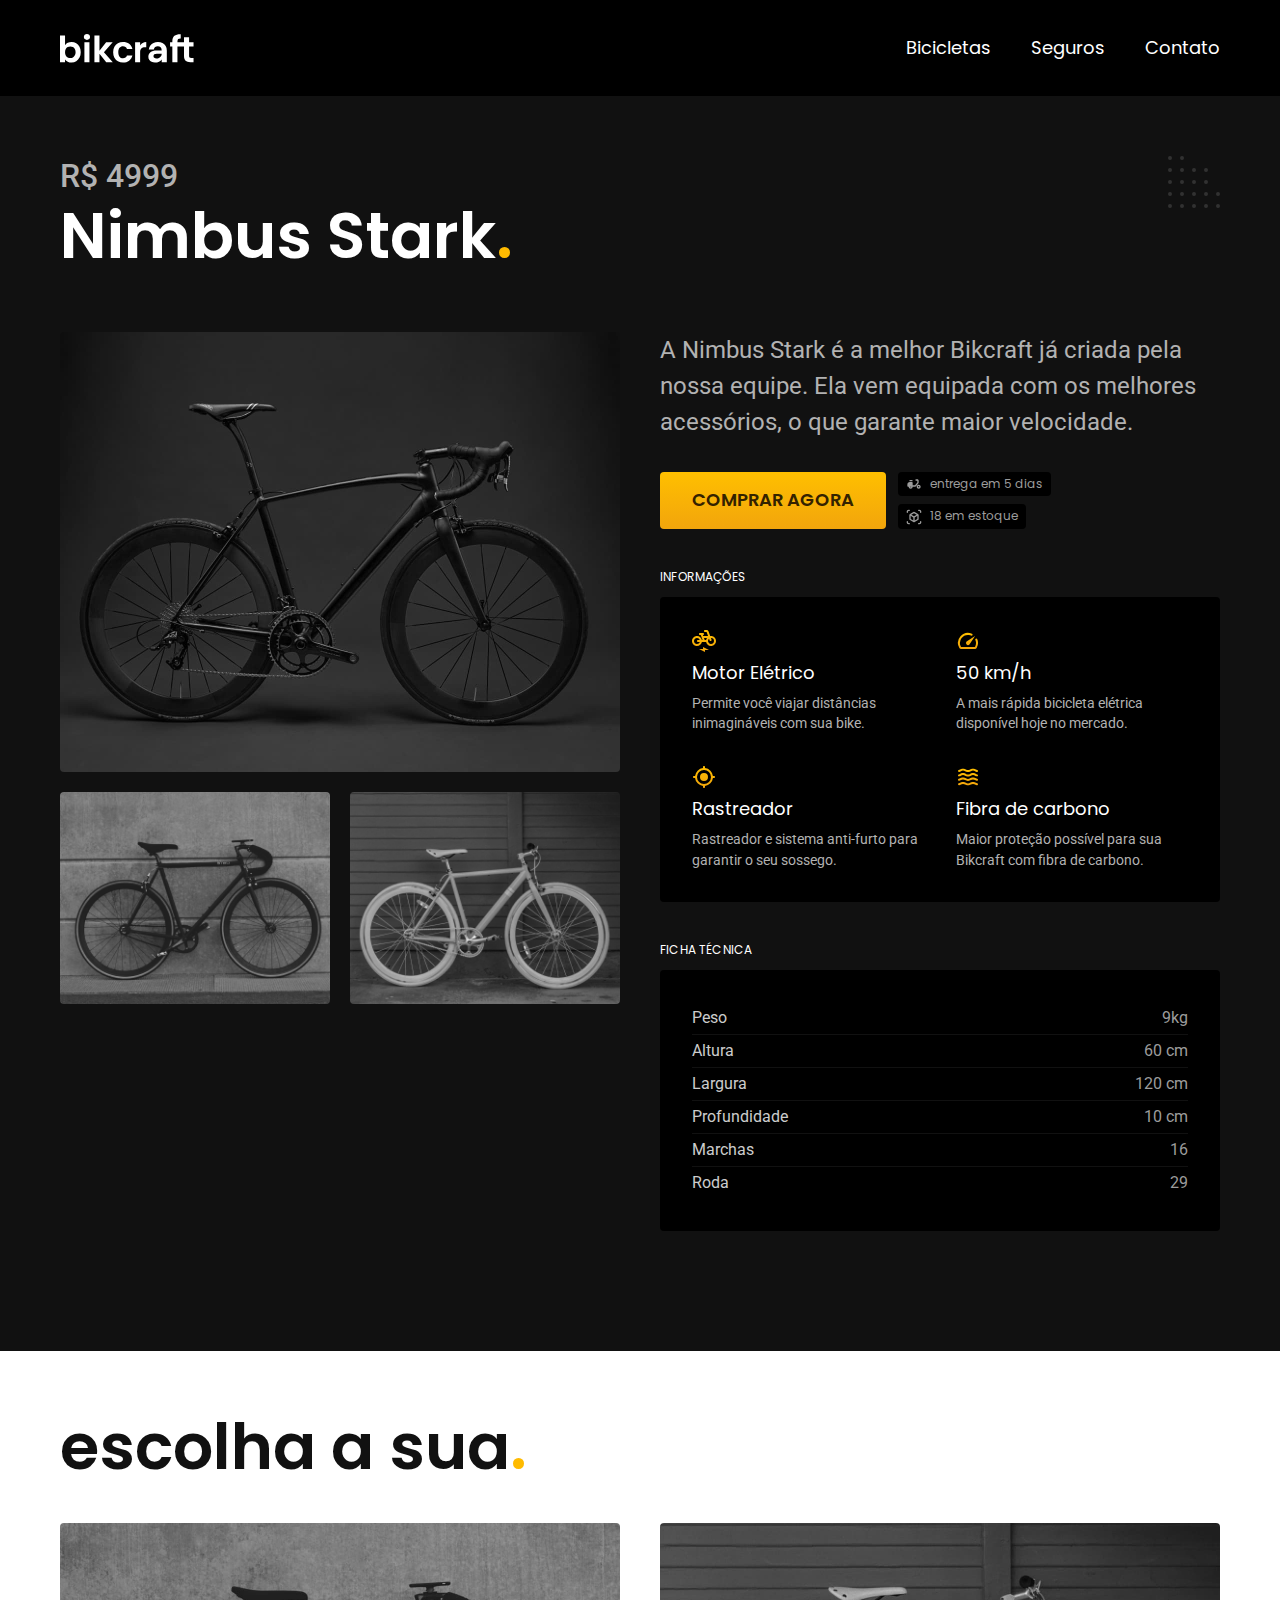
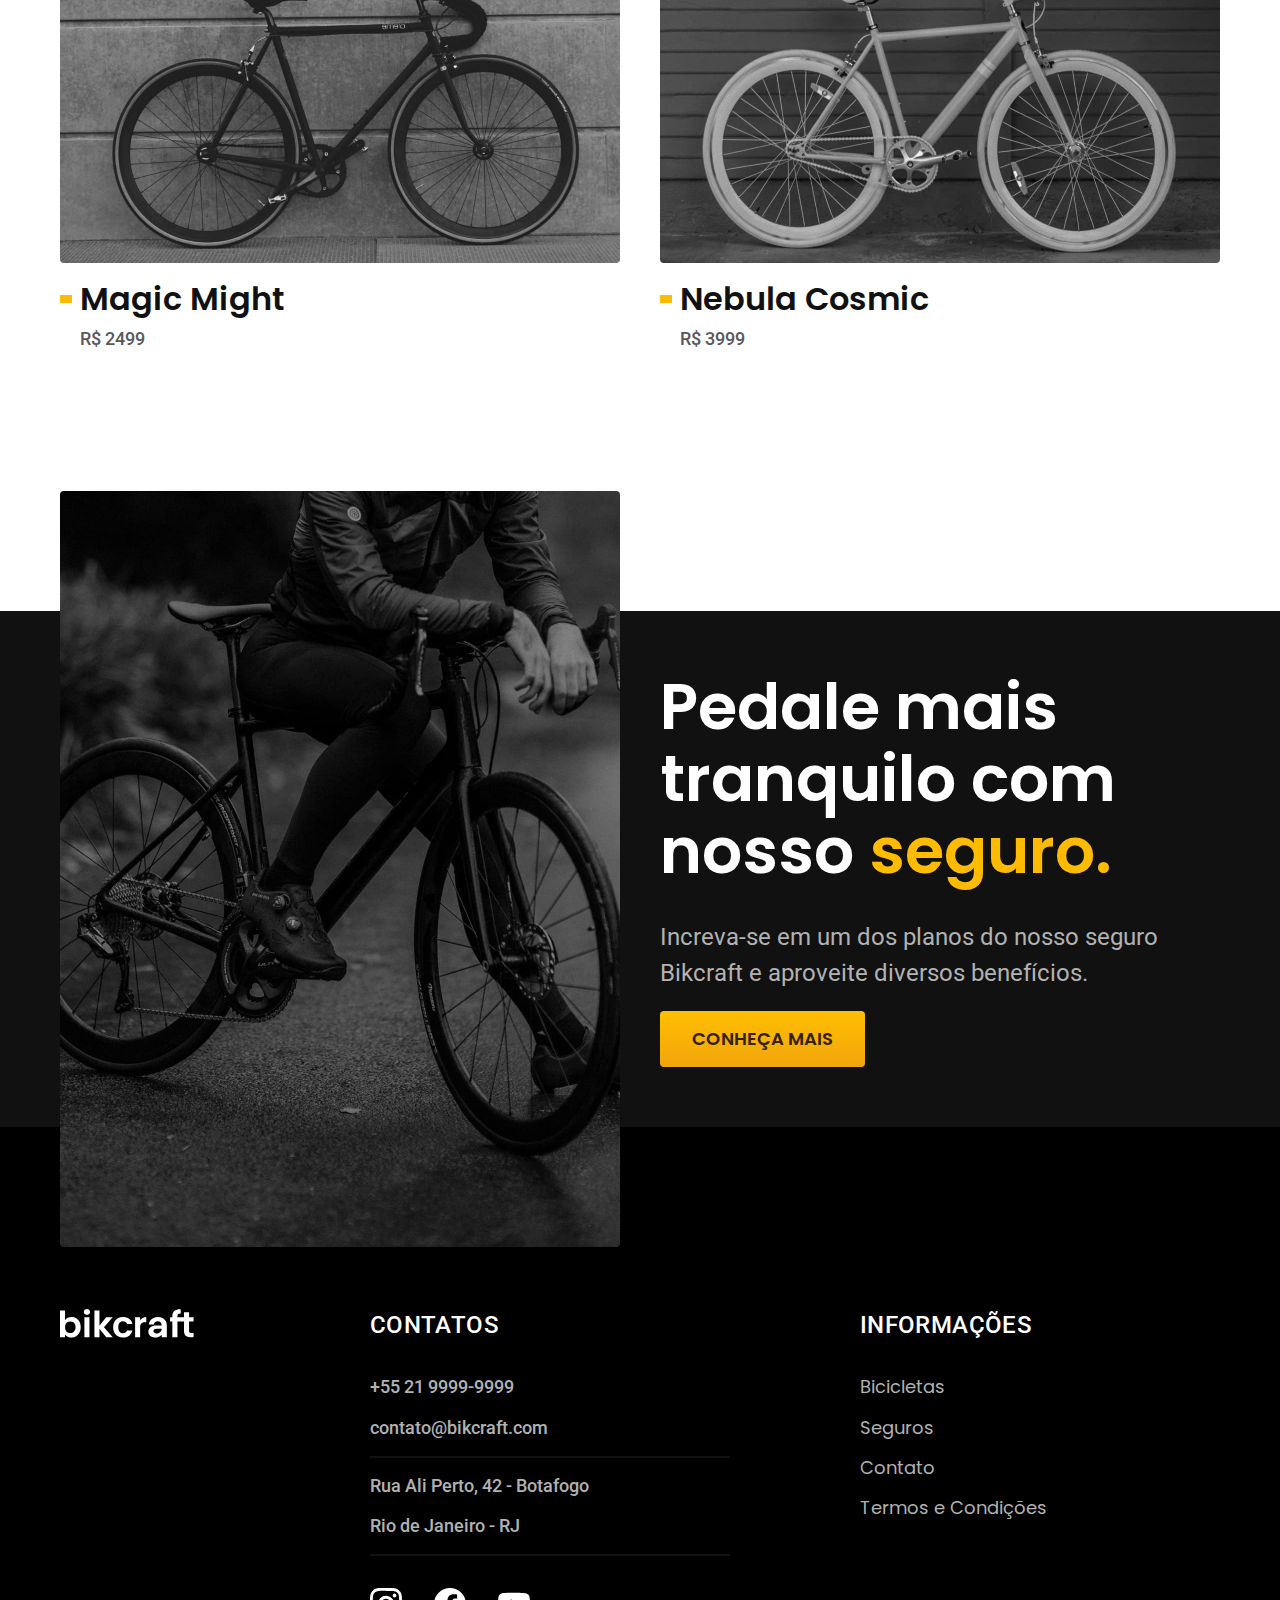
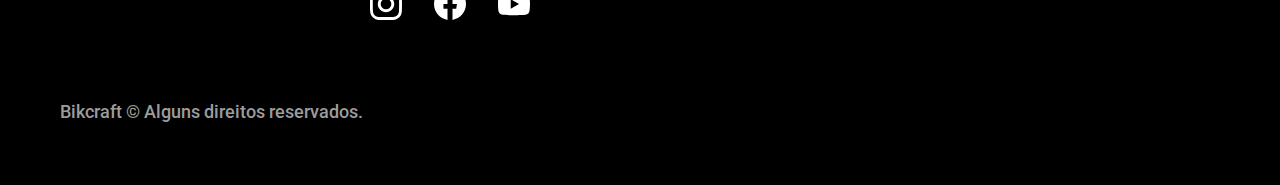
<file: bicicletas/nimbus.html>
<!DOCTYPE html>
<html lang="pt-br">

<head>
  <meta charset="UTF-8">
  <meta name="viewport" content="width=device-width, initial-scale=1.0">

  <title>Nimbus Stark | Bikcraft</title>
  <meta name="description" content="Nimbus Stark.">

  <link rel="icon" href="../favicon.svg" type="image/svg+xml">
  <link rel="preload" href="../css/style.min.css" as="style">
  <link rel="stylesheet" href="../css/style.min.css">

  <link rel="preconnect" href="https://fonts.googleapis.com">
  <link rel="preconnect" href="https://fonts.gstatic.com" crossorigin>
  <link href="https://fonts.googleapis.com/css2?family=Merriweather:ital,wght@1,900&family=Poppins:wght@400;600&family=Roboto:wght@400;500&display=swap" rel="stylesheet">
  <script>document.documentElement.classList.add("js");</script>
</head>

<body id="bicicleta">
  <header class="header-bg">
    <div class="header container">
      <a href="../">
        <img src="../img/bikcraft.svg" alt="Bikcraft">
      </a>
      <nav aria-label="primaria">
        <ul class="header-menu font-1-m cor-0">
          <li><a href="../bicicletas.html">Bicicletas</a></li>
          <li><a href="../seguros.html">Seguros</a></li>
          <li><a href="../contato.html">Contato</a></li>
        </ul>
      </nav>
    </div>
  </header>

  <main class="titulo-bg">
    <div>
      <div class="titulo container">
        <p class="font-2-xl cor-5">R$ 4999</p>
        <h1 class="font-1-xxl cor-0">Nimbus Stark<span class="cor-p1">.</span></h1>
      </div>
    </div>
    <div class="bicicleta container">
      <div class="bicicleta-imagens">
        <img src="../img/bicicleta/nimbus1.jpg" alt="Bicicleta 1">
        <img src="../img/bicicleta/nimbus2.jpg" alt="Bicicleta 2">
        <img src="../img/bicicleta/nimbus3.jpg" alt="Bicicleta 3">
      </div>
      <div class="bicicleta-conteudo">
        <p class="font-2-l cor-5">A Nimbus Stark é a melhor Bikcraft já criada pela nossa equipe. Ela vem equipada com os melhores acessórios, o que garante maior velocidade.</p>
        <div class="bicicleta-comprar">
          <a class="botao" href="../orcamento.html?tipo=bikcraft&produto=nimbus">Comprar Agora</a>
          <span class="font-1-xs cor-6"><img src="../img/icones/entrega.svg" alt="">entrega em 5 dias</span>
          <span class="font-1-xs cor-6"><img src="../img/icones/estoque.svg" alt="">18 em estoque</span>
        </div>
        <h2 class="font-1-xs cor-0">Informações</h2>
        <ul class="bicicleta-informacoes">
          <li>
            <img src="../img/icones/eletrica.svg" alt="">
            <h3 class="font-1-m cor-0">Motor Elétrico</h3>
            <p class="font-2-xs cor-5">Permite você viajar distâncias inimagináveis com sua bike.</p>
          </li>
          <li>
            <img src="../img/icones/velocidade.svg" alt="">
            <h3 class="font-1-m cor-0">50 km/h</h3>
            <p class="font-2-xs cor-5">A mais rápida bicicleta elétrica disponível hoje no mercado.</p>
          </li>
          <li>
            <img src="../img/icones/rastreador.svg" alt="">
            <h3 class="font-1-m cor-0">Rastreador</h3>
            <p class="font-2-xs cor-5">Rastreador e sistema anti-furto para garantir o seu sossego.</p>
          </li>
          <li>
            <img src="../img/icones/carbono.svg" alt="">
            <h3 class="font-1-m cor-0">Fibra de carbono</h3>
            <p class="font-2-xs cor-5">Maior proteção possível para sua Bikcraft com fibra de carbono.</p>
          </li>
        </ul>
        <h2 class="font-1-xs cor-0">Ficha técnica</h2>
        <ul class="bicicleta-ficha font-2-s cor-4">
          <li>Peso <span>9kg</span></li>
          <li>Altura <span>60 cm</span></li>
          <li>Largura <span>120 cm</span></li>
          <li>Profundidade <span>10 cm</span></li>
          <li>Marchas <span>16</span></li>
          <li>Roda <span>29</span></li>
        </ul>
      </div>
    </div>
  </main>

  <article class="bicicletas-lista container">
    <h2 class="font-1-xxl">escolha a sua<span class="cor-p1">.</span></h2>

    <ul>
      <li>
        <a href="./magic.html">
          <img src="../img/bicicletas/magic.jpg" alt="Bicicleta preta">
          <h3 class="font-1-xl">Magic Might</h3>
          <span class="font-2-m cor-8">R$ 2499</span>
        </a>
      </li>
      <li>
        <a href="./nebula.html">
          <img src="../img/bicicletas/nebula.jpg" alt="Bicicleta preta">
          <h3 class="font-1-xl">Nebula Cosmic</h3>
          <span class="font-2-m cor-8">R$ 3999</span>
        </a>
      </li>
    </ul>
  </article>

  <article class="seguro-bg">
    <div class="seguro container">
      <div class="seguro-imagem">
        <img src="../img/fotos/seguros.jpg" alt="Pessoa parada em cima de uma bicicleta.">
      </div>
      <div class="seguro-conteudo">
        <h2 class="font-1-xxl cor-0">Pedale mais tranquilo com nosso <span class="cor-p1">seguro.</span></h2>
        <p class="font-2-l cor-5">Increva-se em um dos planos do nosso seguro Bikcraft e aproveite diversos benefícios.</p>
        <a class="botao" href="../seguros.html">Conheça Mais</a>
      </div>
    </div>
  </article>

  <footer class="footer-bg">
    <div class="footer container">
      <img src="../img/bikcraft.svg" alt="Bikcraft">
      <div class="footer-contato">
        <h3 class="font-2-l-b cor-0">Contatos</h3>
        <ul class="font-2-m cor-5">
          <li><a href="tel:+552199999999">+55 21 9999-9999</a></li>
          <li><a href="mailto:contato@bikcraft.com">contato@bikcraft.com</a></li>
          <li>Rua Ali Perto, 42 - Botafogo</li>
          <li>Rio de Janeiro - RJ</li>
        </ul>
        <div class="footer-redes">
          <a href="./">
            <img src="../img/redes/instagram.svg" alt="">
          </a>
          <a href="./">
            <img src="../img/redes/facebook.svg" alt="">
          </a>
          <a href="./">
            <img src="../img/redes/youtube.svg" alt="">
          </a>
        </div>
      </div>
      <div class="footer-informacoes">
        <h3 class="font-2-l-b cor-0">Informações</h3>
        <nav>
          <ul class="font-1-m cor-5">
            <li><a href="../bicicletas.html">Bicicletas</a></li>
            <li><a href="../seguros.html">Seguros</a></li>
            <li><a href="../contato.html">Contato</a></li>
            <li><a href="../termos.html">Termos e Condições</a></li>
          </ul>
        </nav>
      </div>
      <p class="footer-copy font-2-m cor-6">Bikcraft © Alguns direitos reservados.</p>
    </div>
  </footer>

  <script src="../js/script.js"></script>
</body>

</html>
</file>
<file: css/style.min.css>
body{margin:0;font-family:Arial,Helvetica,sans-serif;color:#111}blockquote,dd,h1,h2,h3,h4,p,ul{margin:0}ul{padding:0;list-style:none}a{text-decoration:none;color:inherit}img{max-width:100%;height:auto;display:block}img[src$=".jpg"]{border-radius:4px}.font-1-xs{font:400 0.75rem/1.35 Poppins,sans-serif}.font-2-xs{font:400 0.875rem/1.43 Roboto,sans-serif}.font-1-s{font:400 1rem/1.5 Poppins,sans-serif}.font-2-s{font:400 1rem/1.5 Roboto,sans-serif}.font-1-m,.font-1-m-b{font:400 1.125rem/1.35 Poppins,sans-serif}.font-1-m-b{font-weight:600}.font-2-m{font:500 1.125rem/1.35 Roboto,sans-serif}.font-1-l{font:400 1.5rem/1.5 Poppins,sans-serif}.font-2-l,.font-2-l-b{font:400 1.5rem/1.5 Roboto,sans-serif}.font-2-l-b{font-weight:500;letter-spacing:.015em;text-transform:uppercase}.font-1-xl{font:600 2rem/1.25 Poppins,sans-serif}.font-2-xl{font:500 2rem/1.25 Roboto,sans-serif}.font-1-xxl{font:600 4rem/1.125 Poppins,sans-serif}@media (max-width:1200px){.font-1-xxl{font-size:3rem}.font-2-l,.font-2-l-b{font-size:1.125rem}}@media (max-width:800px){.font-1-xxl{font-size:2rem}.font-1-xl,.font-2-xl{font-size:1.5rem}}:root{--cor-0:#ffffff;--cor-1:#f7f7f7;--cor-2:#ededed;--cor-3:#dedede;--cor-4:#cccccc;--cor-5:#b2b2b2;--cor-6:#9c9c9c;--cor-7:#717171;--cor-8:#595959;--cor-9:#404040;--cor-10:#2e2e2e;--cor-11:#111111;--cor-12:#000000;--cor-p1:#ffbb00;--cor-p2:#e4a30b;--cor-p3:#a66f00;--cor-p4:#664400;--cor-p5:#332200}.cor-0{color:var(--cor-0)}.cor-1{color:var(--cor-1)}.cor-2{color:var(--cor-2)}.cor-3{color:var(--cor-3)}.cor-4{color:var(--cor-4)}.cor-5{color:var(--cor-5)}.cor-6{color:var(--cor-6)}.cor-7{color:var(--cor-7)}.cor-8{color:var(--cor-8)}.cor-9{color:var(--cor-9)}.cor-10{color:var(--cor-10)}.cor-11{color:var(--cor-11)}.cor-12{color:var(--cor-12)}.cor-p1{color:var(--cor-p1)}.cor-p2{color:var(--cor-p2)}.cor-p3{color:var(--cor-p3)}.cor-p4{color:var(--cor-p4)}.cor-p5{color:var(--cor-p5)}.js .fadeInDown{transform:translate3d(0,-20px,0)}.js .fadeInUp{transform:translate3d(0,20px,0)}.js .fadeInRight{transform:translate3d(20px,0,0)}.js .fadeInLeft{transform:translate3d(-20px,0,0)}.js [data-anime]{opacity:0}.js .anime{opacity:1;transform:none;transition:transform .8s,opacity .8s}.header-bg{background-color:var(--cor-12)}.header{display:flex;flex-wrap:wrap;gap:20px;justify-content:space-between;align-items:center;padding-top:20px;padding-bottom:20px}.header-menu{display:flex;flex-wrap:wrap;gap:40px}.header-menu a{display:inline-block;padding:16px 0;position:relative}.header-menu a:after{content:"";display:block;height:2px;width:0;background:var(--cor-0);margin-top:4px;transition:.3s;position:absolute}.header-menu a.ativo::after,.header-menu a:hover::after{width:100%}@media (max-width:800px){.header-menu{gap:20px}.header-menu a{background:var(--cor-11);padding:12px 16px;border-radius:4px}.header-menu a:hover{background-color:var(--cor-10)}.header-menu a:after{display:none}}@media (max-width:600px){.header-menu{gap:12px}.header-menu a{padding:8px 12px;font-size:14px}}.footer-bg{background-color:var(--cor-12)}.footer{display:grid;grid-template-columns:3fr 5fr 4fr;gap:40px;padding-top:60px;padding-bottom:60px}.footer h3{margin-bottom:32px}.footer-contato ul{margin-bottom:32px}.footer-contato li:nth-child(2n):after{content:"";display:block;max-width:360px;height:2px;background:var(--cor-11);margin-top:16px}.footer li{margin-bottom:16px}.footer-redes{display:flex;gap:32px}.footer a:hover{color:var(--cor-0)}.footer-copy{grid-column:1/-1;margin-top:40px}@media (max-width:800px){.footer{grid-template-columns:1fr 1fr}.footer>img{display:none}}@media (max-width:600px){.footer{grid-template-columns:1fr;gap:60px}.footer-copy{margin-top:0}}.container{box-sizing:border-box;max-width:1200px;padding-left:20px;padding-right:20px;margin-left:auto;margin-right:auto}.botao{display:inline-block;padding:16px 32px;background:linear-gradient(#ffbf00,#f2a50c);border-radius:4px;box-shadow:0 1px 2px rgba (0,0,0,.1);text-transform:uppercase;color:var(--cor-p5);font:600 1.125rem/1.35 Poppins,sans-serif;max-width:max-content;border:none;cursor:pointer}.botao:hover{background:linear-gradient(#ffb60d,#e59317)}.botao.secundario{background:var(--cor-10);color:var(--cor-2)}.botao.secundario:hover{background:var(--cor-9)}.botao.seta{display:flex;align-items:center}.botao.seta::after{content:"";display:inline-block;width:18px;height:10px;margin-left:12px;background:url("../img/icones/seta.svg");transition:transform .2s}.botao.seta:hover::after{transform:translateX(4px)}@media (max-width:600px){.botao{padding:12px 16px;font-size:1rem}}.link{display:inline-block;color:var(--cor-p1);font:500 1.5rem/1.5 Poppins,sans-serif;text-transform:uppercase}.link::after{content:"";display:block;width:100%;height:4px;background-color:currentColor}.link:hover{color:var(--cor-0)}.titulo-bg{padding-top:60px;padding-bottom:60px;background-color:var(--cor-11)}.titulo{background:url('../img/dec/top-right.svg') no-repeat top right 20px}.titulo p{margin-bottom:4px}@media (max-width:800px){.titulo-bg{padding-top:40px;padding-bottom:40px}.titulo p{font-size:1rem;text-transform:lowercase;font-weight:400}}.form{display:grid;grid-template-columns:1fr 1fr;gap:20px}.form label{display:block;font:400 1rem/1.5 Poppins,sans-serif;margin-bottom:4px}.form .col-2{grid-column:span 2}.form input[type=email],.form input[type=text],.form select,.form textarea{font:400 1rem/1.5 Roboto,sans-serif;background:var(--cor-1);border:1px solid var(--cor-2);padding:12px;border-radius:4px;width:100%;box-sizing:border-box}.form input[type=email]:focus,.form input[type=text]:focus,.form textarea:focus{outline:0;border-color:var(--cor-p1);background:var(--cor-0);box-shadow:0 0 0 2px #fea}@media (max-width:600px){.form{grid-template-columns:1fr}.form .col-2{grid-column:1}}.introducao-bg{background:var(--cor-12) url('../img/dec/bottom-left.svg') no-repeat bottom 160px left 20px;box-shadow:inset 0 -120px var(--cor-0)}.introducao{display:grid;grid-template-columns:1fr 1fr;gap:0 40px}.introducao-conteudo{align-self:end;padding-bottom:200px}.introducao img{width:100%;height:100%;object-fit:cover;border-radius:4px}.introducao h1{margin-bottom:32px}.introducao p{margin-bottom:20px}@media (max-width:800px){.introducao-bg{background:var(--cor-11);padding-top:40px;box-shadow:inset 0 -60px var(--cor-0)}.introducao{grid-template-columns:1fr;gap:32px}.introducao-conteudo{padding-bottom:0}.introducao h1{font-size:32px;margin-bottom:16px}.introducao img{height:300px;width:100%}}.tecnologia-bg{background-color:var(--cor-11);box-shadow:inset 0 80px var(--cor-0),inset 0 -80px var(--cor-0)}.tecnologia{display:grid;grid-template-columns:1fr 1fr;gap:40px}.tecnologia-imagem img{width:100%;height:100%;object-fit:cover;object-position:left}.tecnologia-conteudo{padding-top:160px;padding-bottom:160px}.tecnologia-conteudo>span{display:block;margin-bottom:20px}.tecnologia-conteudo h2{margin-bottom:32px}.tecnologia-conteudo>p{margin-bottom:20px}.tecnologia-conteudo a{margin-bottom:80px}.tecnologia-vantagens{display:flex;gap:40px}.tecnologia-vantagens h3{margin-bottom:8px;width:max-content}.tecnologia-vantagens img{width:24px;margin-bottom:8px}@media (max-width:800px){.tecnologia-bg{box-shadow:initial}.tecnologia{grid-template-columns:1fr}.tecnologia-conteudo{padding-top:60px;padding-bottom:60px}.tecnologia-imagem{display:none}.tecnologia a{margin-bottom:60px}}@media (max-width:600px){.tecnologia-vantagens{flex-direction:column}}.parceiros{padding-top:60px;padding-bottom:120px}.parceiros h2{margin-bottom:60px}.parceiros ul{max-width:1400px;padding:0 20px;display:grid;grid-template-columns:repeat(4,1fr);margin:0 auto}.parceiros li{display:flex;padding:32px;border-left:2px solid var(--cor-2)}.parceiros img{margin:auto}.parceiros li:first-child,.parceiros li:nth-child(5){border-left:none}.parceiros li:nth-child(n+5){border-top:2px solid var(--cor-2)}@media (max-width:800px){.parceiros{padding-bottom:60px}.parceiros li{padding:20px}.parceiros h2{margin-bottom:20px}.parceiros ul{grid-template-columns:repeat(2,1fr)}.parceiros li:nth-child(n+3){border-top:2px solid var(--cor-2)}.parceiros li:nth-child(odd){border-left:none}}.depoimento{display:grid;grid-template-columns:1fr 1fr;background-color:var(--cor-p1);overflow:hidden}.depoimento img{width:100%;height:100%;object-fit:cover;border-radius:0}.depoimento-conteudo{padding:40px 40px 80px 80px;align-self:end;background:url("../img/dec/bottom-right-p.svg") no-repeat bottom 40px right 40px}.depoimento-conteudo p{max-width:32ch;font-family:Merriweather,serif;font-style:italic;font-weight:900;margin-bottom:32px;position:relative}.depoimento p::after,.depoimento p::before{font-size:5rem;color:var(--cor-p2);position:absolute}.depoimento p::before{content:"“";left:-50px;top:-20px}.depoimento p::after{content:"”"}@media (min-width:1200px){.depoimento img{max-height:520px}}@media (max-width:800px){.depoimento{grid-template-columns:1fr;text-align:center}.depoimento img{max-height:200px}.depoimento-conteudo{padding:40px 20px;justify-self:center}}.bicicletas-lista{padding-top:60px;padding-bottom:120px}.bicicletas-lista h2{margin-bottom:40px}.bicicletas-lista ul{display:flex;gap:40px;padding:0 20px 20px 20px;max-width:1400px;margin-left:auto;margin-right:auto;overflow-x:auto}#bicicleta .bicicletas-lista ul{padding:0 0 20px 0}.bicicletas-lista li{min-width:280px}.bicicletas-lista a{display:block}.bicicletas-lista img{margin-bottom:16px}.bicicletas-lista h3{margin-bottom:8px;display:flex;align-items:center}.bicicletas-lista h3::before{content:"";display:inline-block;height:8px;width:12px;background-color:var(--cor-p1);margin-right:8px}.bicicletas-lista a:hover h3::before{width:24px;transition:width .2s}.bicicletas-lista li span{padding-left:20px}@media (max-width:800px){.bicicletas-lista{padding-bottom:60px}.bicicletas-lista ul{gap:20px}}.bicicletas-bg{background:linear-gradient(to right,var(--cor-0) 20%,var(--cor-11) 0)}.bicicletas{display:grid;grid-template-columns:1fr 1fr;gap:40px;padding-top:60px;padding-bottom:60px;background:url('../img/dec/top-right.svg') no-repeat top 40px right 40px}.bicicletas-imagem{display:grid}.bicicletas-imagem img{grid-area:1/1}.bicicletas-imagem span{grid-area:1/1;place-self:start end;margin-top:20px;background:var(--cor-12);display:inline-block;padding:8px 16px 8px 8px;border-radius:4px 0 0 4px}.bicicletas-conteudo{display:grid;grid-template-columns:1fr auto;align-content:start}.bicicleta h2,.bicicletas p{grid-column:1/-1}.bicicletas h2{margin-bottom:20px}.bicicletas h2::before{content:"";display:block;width:12px;height:8px;background-color:var(--cor-p1);margin-bottom:8px}.bicicletas p{margin-bottom:32px}.bicicletas a{place-self:end}.bicicletas ul{display:grid;gap:16px}.bicicletas li{display:flex;align-items:center}.bicicletas-conteudo img{width:24px;margin-right:8px}@media (max-width:800px){.bicicletas-bg{background:var(--cor-11)}.bicicletas{grid-template-columns:1fr;gap:20px;padding-top:40px;padding-bottom:40px}}@media (max-width:600px){.bicicletas-conteudo{grid-template-columns:1fr}.bicicletas ul{font-size:1rem;grid-template-columns:1fr 1fr;margin-bottom:32px}.bicicletas a{place-self:start}}.bicicleta{display:grid;grid-template-columns:1fr 1fr;align-items:start;gap:40px;padding-top:60px;padding-bottom:60px}#bicicleta .titulo p{text-transform:uppercase}.bicicleta-imagens{display:flex;flex-wrap:wrap;gap:20px}.bicicleta-imagens img{flex:1;min-width:200px}.bicicleta-imagens img:first-child{min-width:100%}.bicicleta-conteudo>p{margin-bottom:32px}.bicicleta-comprar{display:grid;grid-template-columns:max-content auto;align-items:center;justify-items:start;gap:8px 12px;margin-bottom:40px}.bicicleta-comprar a{grid-row:span 2}.bicicleta-comprar span{display:flex;align-items:center;background-color:var(--cor-12);padding:4px 8px;gap:8px;border-radius:4px}.bicicleta-conteudo h2{text-transform:uppercase;letter-spacing:.015em;margin-bottom:12px}.bicicleta-ficha,.bicicleta-informacoes{padding:32px;background-color:var(--cor-12);border-radius:4px}.bicicleta-informacoes{margin-bottom:40px;display:grid;grid-template-columns:1fr 1fr;gap:32px}.bicicleta-informacoes img{width:24px;margin-bottom:8px}.bicicleta-informacoes h3{margin-bottom:8px}.bicicleta-ficha li{padding:4px 0;display:flex;justify-content:space-between;border-bottom:1px solid var(--cor-11)}.bicicleta-ficha li:last-child{border-bottom:none}.bicicleta-ficha span{color:var(--cor-6)}@media (max-width:800px){.bicicleta{grid-template-columns:1fr;padding-top:40px;padding-bottom:40px}.bicicleta-imagens{grid-row:3}}@media (max-width:400px){.bicicleta-informacoes{grid-template-columns:1fr}.bicicleta-comprar{grid-template-columns:1fr}}.seguro-bg{background-color:var(--cor-11);box-shadow:inset 0 120px var(--cor-0),inset 0 -120px var(--cor-12)}.seguro{display:grid;grid-template-columns:1fr 1fr;gap:40px}.seguro-imagem img{width:100%;height:100%;object-fit:cover}.seguro-conteudo{padding-top:180px;padding-bottom:180px}.seguro h2{margin-bottom:32px}.seguro p{margin-bottom:20px}@media (max-width:800px){.seguro-bg{box-shadow:inset 0 -60px var(--cor-12)}.seguro{grid-template-columns:1fr}.seguro-conteudo{grid-row:1;padding-top:40px;padding-bottom:0}}.seguros-bg{background-color:var(--cor-11)}.seguros{padding-top:60px;padding-bottom:60px;display:grid;grid-template-columns:1fr 1fr;gap:40px;align-items:center}#seguros .seguros{padding-top:0}.seguros h2{grid-column:1/-1}.seguros-item{background-color:var(--cor-12);padding:32px 32px 32px 60px;display:grid;grid-template-columns:1fr auto;border-radius:4px}.seguros-item h3{margin-bottom:40px}.seguros-item span{grid-column:2;display:block;text-align:right}.seguros-item ul{grid-column:1/-1;margin-bottom:32px}.seguros-item li{display:flex;align-items:center;position:relative}.seguros-item li+li{margin-top:20px}.seguros-item li::before{content:"";display:inline-block;width:13px;height:9px;background-image:url("../img/icones/lista.svg");position:absolute;left:-21px}.seguros-item a{grid-column:1/-1}@media (max-width:800px){.seguros{grid-template-columns:1fr}}.vantagens-bg{background-color:var(--cor-12)}.vantagens{padding-top:120px;padding-bottom:120px}.vantagens h2{margin-bottom:60px}.vantagens ul{display:grid;grid-template-columns:repeat(auto-fit,minmax(280px,max-content));gap:40px 80px}.vantagens h3,.vantagens img{margin-bottom:8px}@media (max-width:800px){.vantagens{padding-top:60px;padding-bottom:60px}.vantagens h2{margin-bottom:40px}.vantagens ul{gap:20px}}.perguntas{padding-top:120px;padding-bottom:120px}.perguntas h2{margin-bottom:60px}.perguntas dl>div{padding:20px;border-radius:4px}.perguntas dl>div:nth-child(odd){background-color:var(--cor-1)}.perguntas button{display:grid;grid-template-columns:auto 1fr auto;align-items:center;gap:8px;cursor:pointer;border:none;background:0 0;width:100%;text-align:left}.perguntas button::before{content:"";display:inline-block;width:12px;height:8px;background-color:var(--cor-p1)}.perguntas button::after{content:"";display:inline-block;width:14px;height:6px;background:url("../img/icones/seta-abrir.svg");transition:.3s}.perguntas button:hover::after,.perguntas button[aria-expanded=true]::after{transform:rotate(180deg)}.js .perguntas dd{display:none}.js .perguntas dd.ativa{display:block}.perguntas dd{padding-left:20px;padding-top:16px;max-width:80ch}@media (max-width:800px){.perguntas{padding-top:60px;padding-bottom:60px}.perguntas h2{margin-bottom:40px}}#contato{background:linear-gradient(var(--cor-11) 600px,var(--cor-1) 0)}.contato{display:grid;grid-template-columns:5fr 7fr}.contato-dados,.contato-formulario{padding:60px;box-shadow:0 1px 2px rgba(0,0,0,.1)}.contato-dados{border-radius:5px 0 0 5px;background:var(--cor-12) url("../img/dec/bottom-left.svg") no-repeat bottom 20px left 20px}.contato-formulario{border-radius:0 5px 5px 0;background:var(--cor-0) url("../img/dec/bottom-right.svg") no-repeat bottom 20px right 20px}.contato-dados h2{margin-bottom:60px}.contato-endereco{margin-bottom:32px;background:url("../img/icones/local.svg") no-repeat 0 2px;padding-left:28px}.contato-endereco p{margin-bottom:8px}.contato-meios a{display:block;max-width:max-content;margin-bottom:8px;padding-left:28px}.contato-meios a:hover{color:var(--cor-0)}.contato-meios a:first-child{background:url("../img/icones/email.svg") no-repeat 0 2px}.contato-meios a:nth-child(2){margin-bottom:32px}.contato-meios a:last-child{background:url("../img/icones/telefone.svg") no-repeat 0 2px;margin-bottom:60px}.contato-redes{display:flex;gap:32px;padding-left:28px}@media (max-width:800px){.contato{grid-template-columns:1fr}.contato-dados,.contato-formulario{padding:20px}.contato-dados{border-radius:5px 5px 0 0;background:var(--cor-12)}.contato-formulario{border-radius:0 0 5px 5px}.contato-dados h2,.contato-meios a:last-child{margin-bottom:32px}.contato-redes{margin-bottom:12px}}.lojas{display:grid;grid-template-columns:1fr 1fr;gap:0 40px;padding-top:120px;padding-bottom:120px}.lojas h2{grid-column:1/-1;margin-bottom:60px}.lojas img{border-radius:4px 4px 0 0}.lojas-item{border-radius:4px;background:var(--cor-0);box-shadow:0 1px 2px rgba(0,0,0,.1)}.lojas-conteudo{display:grid;grid-template-columns:1fr 1fr;gap:32px 16px;padding:32px}.lojas-conteudo h3,.lojas-tempo{grid-column:1/-1}.lojas-dados{display:grid;gap:8px;border-left:2px solid var(--cor-2);padding-left:12px}.lojas-tempo{display:flex;align-items:center;gap:8px}@media (max-width:800px){.lojas{gap:20px;padding-top:60px;padding-bottom:60px}.lojas h2{margin-bottom:32px}.lojas-conteudo{grid-template-columns:1fr}}@media (max-width:600px){.lojas{grid-template-columns:1fr}}#orcamento{background:linear-gradient(var(--cor-11) 600px,var(--cor-1) 0)}.orcamento{display:grid;grid-template-columns:5fr 7fr;padding-bottom:120px}.orcamento h2{text-transform:uppercase;position:relative;display:flex;align-items:center}.orcamento h2::before{content:"";display:inline-block;width:4px;height:8px;background-color:var(--cor-p1);position:absolute;left:-12px}.orcamento-dados,.orcamento-produto{padding:60px;box-shadow:0 1px 2px rgba(0,0,0,.1)}.orcamento-produto{border-radius:5px 0 0 5px;background:var(--cor-12) url("../img/dec/bottom-left.svg") no-repeat bottom 20px left 20px;display:grid;grid-template-columns:1fr 1fr;gap:20px;align-content:start}.orcamento-produto>*{grid-column:1/-1}.orcamento-produto>label{grid-column:initial}.orcamento-produto label{font:400 1rem/1.5 Poppins,sans-serif;color:var(--cor-4);background-color:var(--cor-10);padding:12px 16px;border-radius:4px;cursor:pointer;display:grid;grid-template-columns:auto 1fr auto;align-items:center;border:1px solid var(--cor-10)}.orcamento-produto input:checked+label{background:var(--cor-0);color:var(--cor-11)}.orcamento-produto label::before{content:"";display:inline-block;box-sizing:border-box;width:12px;height:12px;border:1px solid var(--cor-6);border-radius:50%;margin-right:8px}.orcamento-produto input:checked+label::before{border-color:var(--cor-7);box-shadow:inset 0 0 0 3px var(--cor-0),inset 0 0 0 6px var(--cor-7)}.orcamento-produto label:hover{background-color:var(--cor-9);border-color:var(--cor-9)}.orcamento-produto input:focus+label{box-shadow:0 0 0 2px var(--cor-p1);border-color:var(--cor-12)}.orcamento-produto label span{display:none}.orcamento-produto input:checked+label span{display:inline-block}.orcamento-produto input{opacity:0;position:absolute;pointer-events:none}.orcamento-dados{border-radius:0 5px 5px 0;background:var(--cor-0) url("../img/dec/bottom-right.svg") no-repeat bottom 20px right 20px}.orcamento-conteudo{display:none}.orcamento-conteudo h2,.orcamento-dados h2:nth-of-type(n+2){margin-top:20px}#bikcraft:checked~#orcamento-bikcraft,#seguro:checked~#orcamento-seguro{display:grid;gap:20px}.orcamento-detalhes{display:none;background:var(--cor-0);padding:20px;grid-template-columns:1fr 1fr;border-radius:4px;align-items:center}.orcamento-detalhes li{display:flex;align-items:center;margin-bottom:8px}.orcamento-detalhes li img{width:16px;margin-right:8px}.orcamento-produto input:checked+label+.orcamento-detalhes{display:grid}.termoscondicoes{display:flex;align-items:center;gap:8px}@media (max-width:1200px){.orcamento-dados,.orcamento-produto{padding:32px}}@media (max-width:800px){.orcamento{grid-template-columns:1fr}.orcamento-dados{border-radius:0 0 5px 5px}.orcamento-produto{border-radius:5px 5px 0 0;background:var(--cor-11)}}@media (max-width:400px){.orcamento-produto{grid-template-columns:1fr}}.termos{padding-top:80px;padding-bottom:80px}.termos h2{font-weight:600;margin-bottom:20px}.termos p+h2{padding-top:40px}.termos p{max-width:75ch;margin-bottom:24px}
</file>
